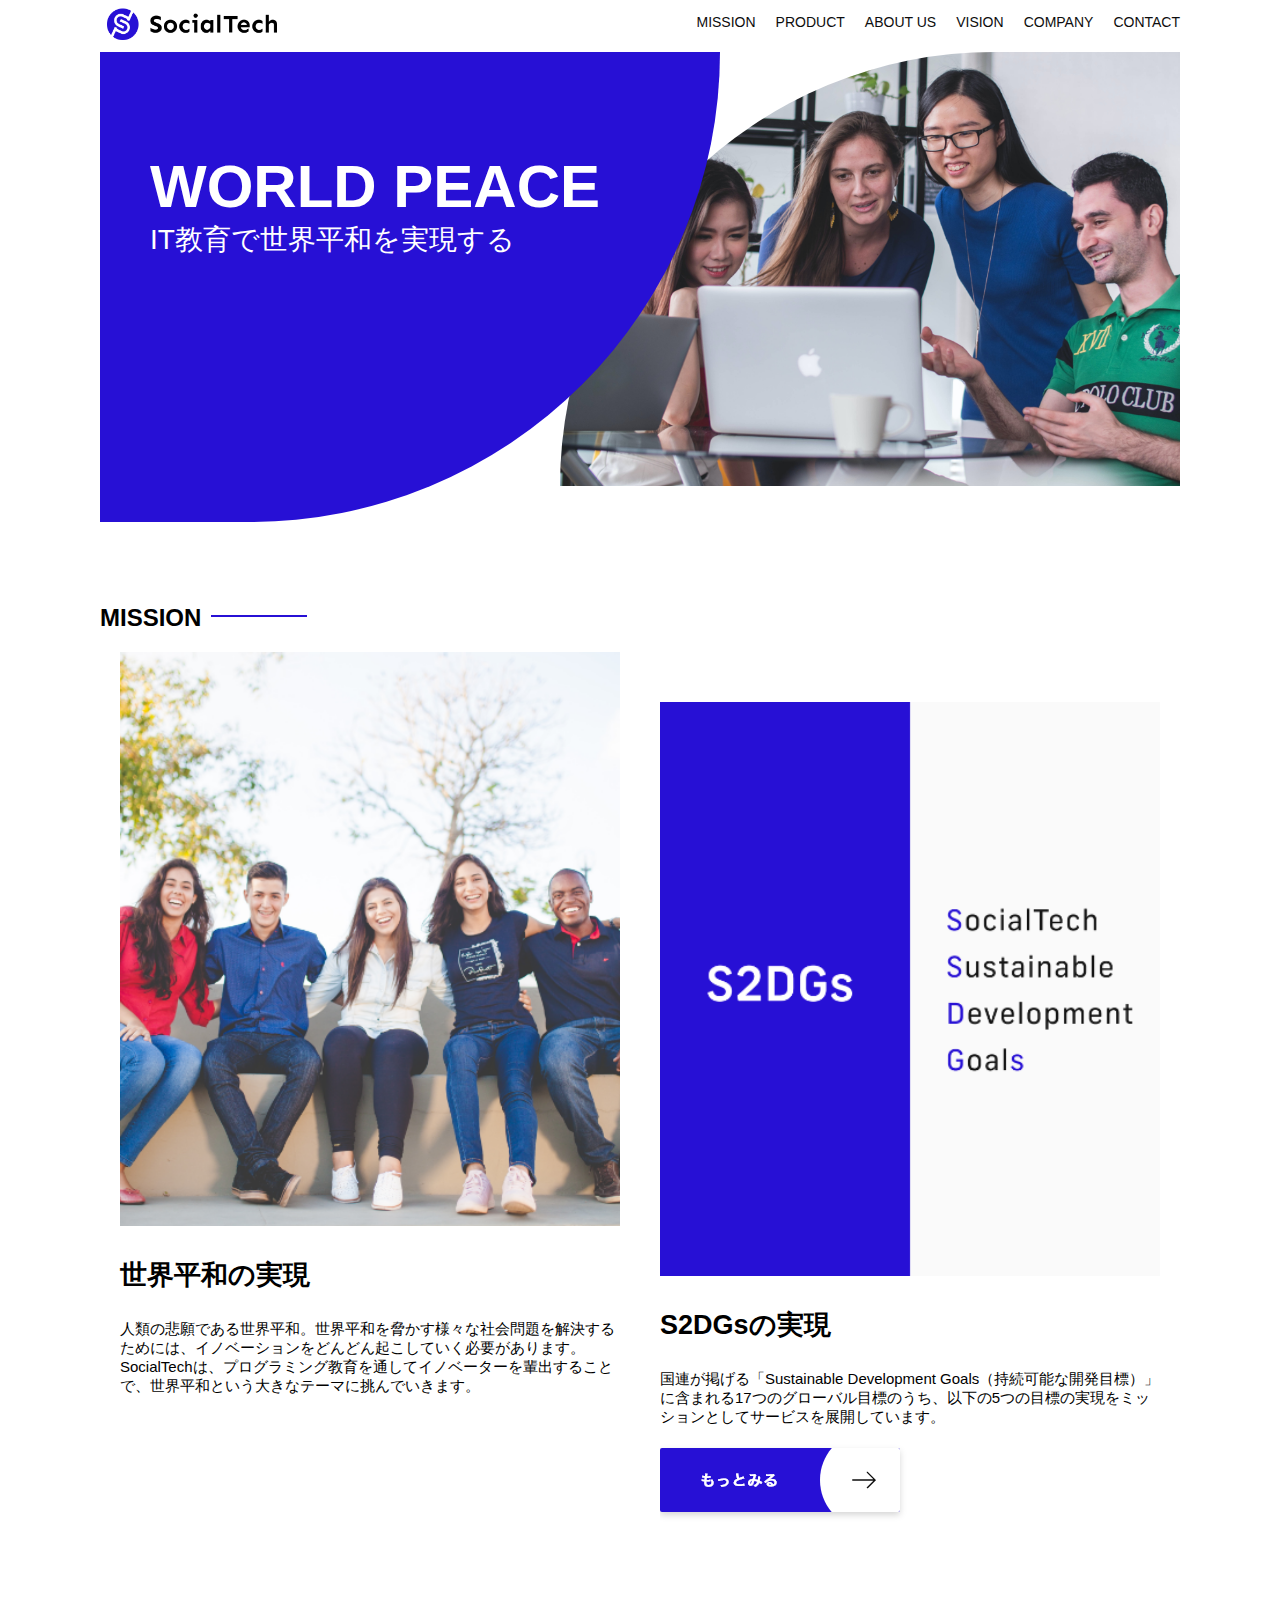
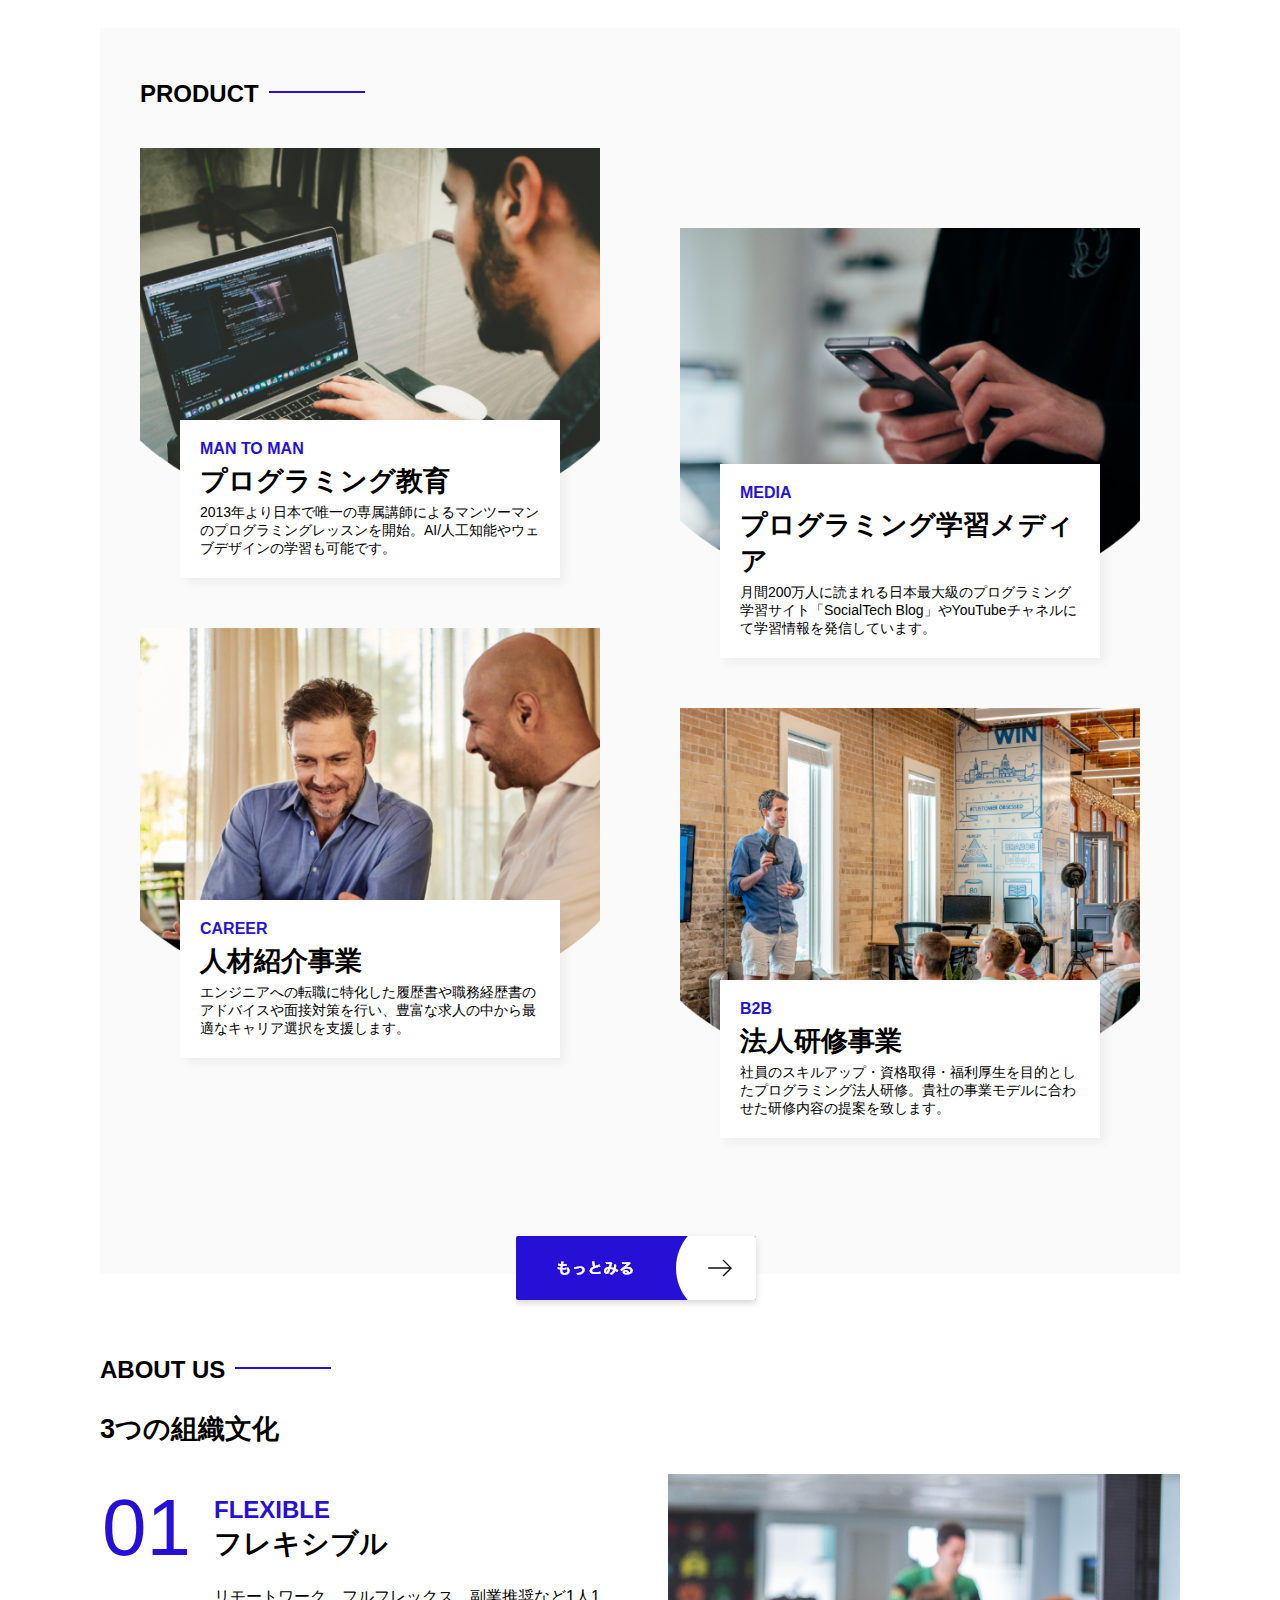
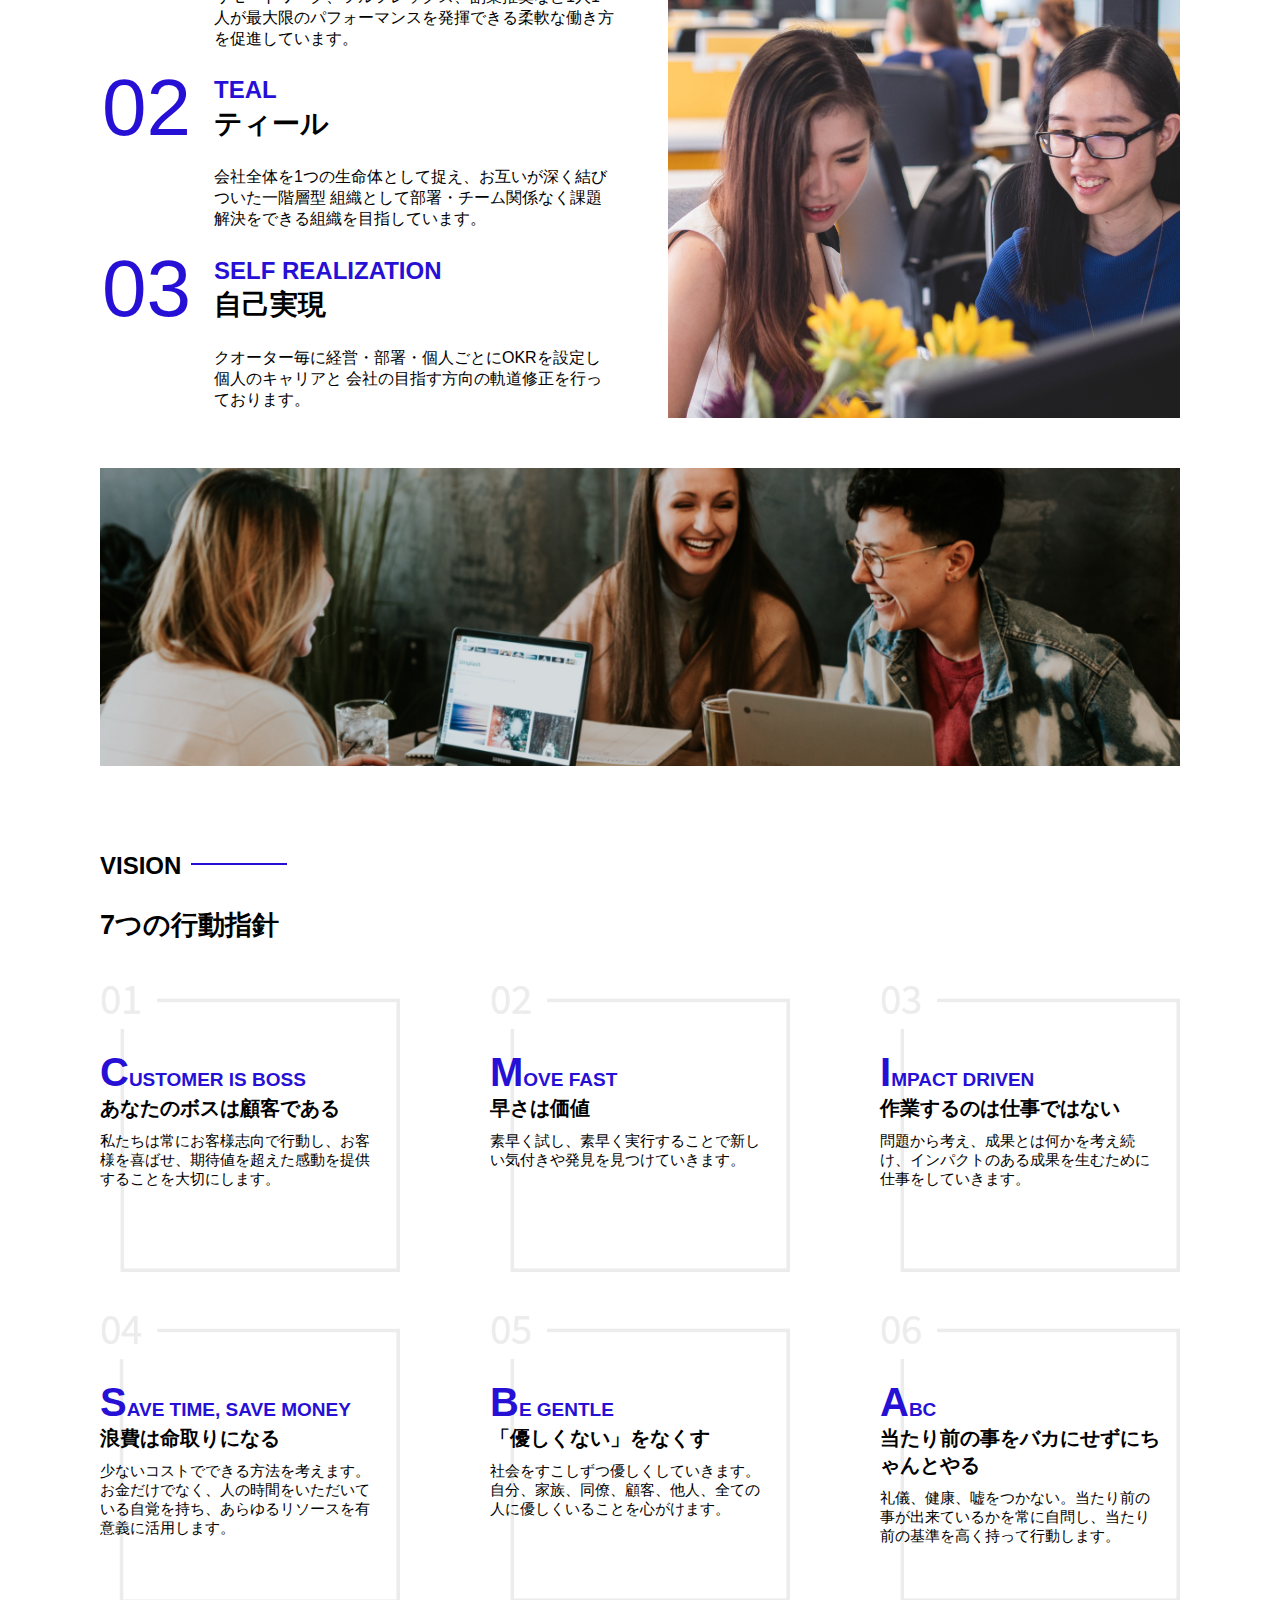
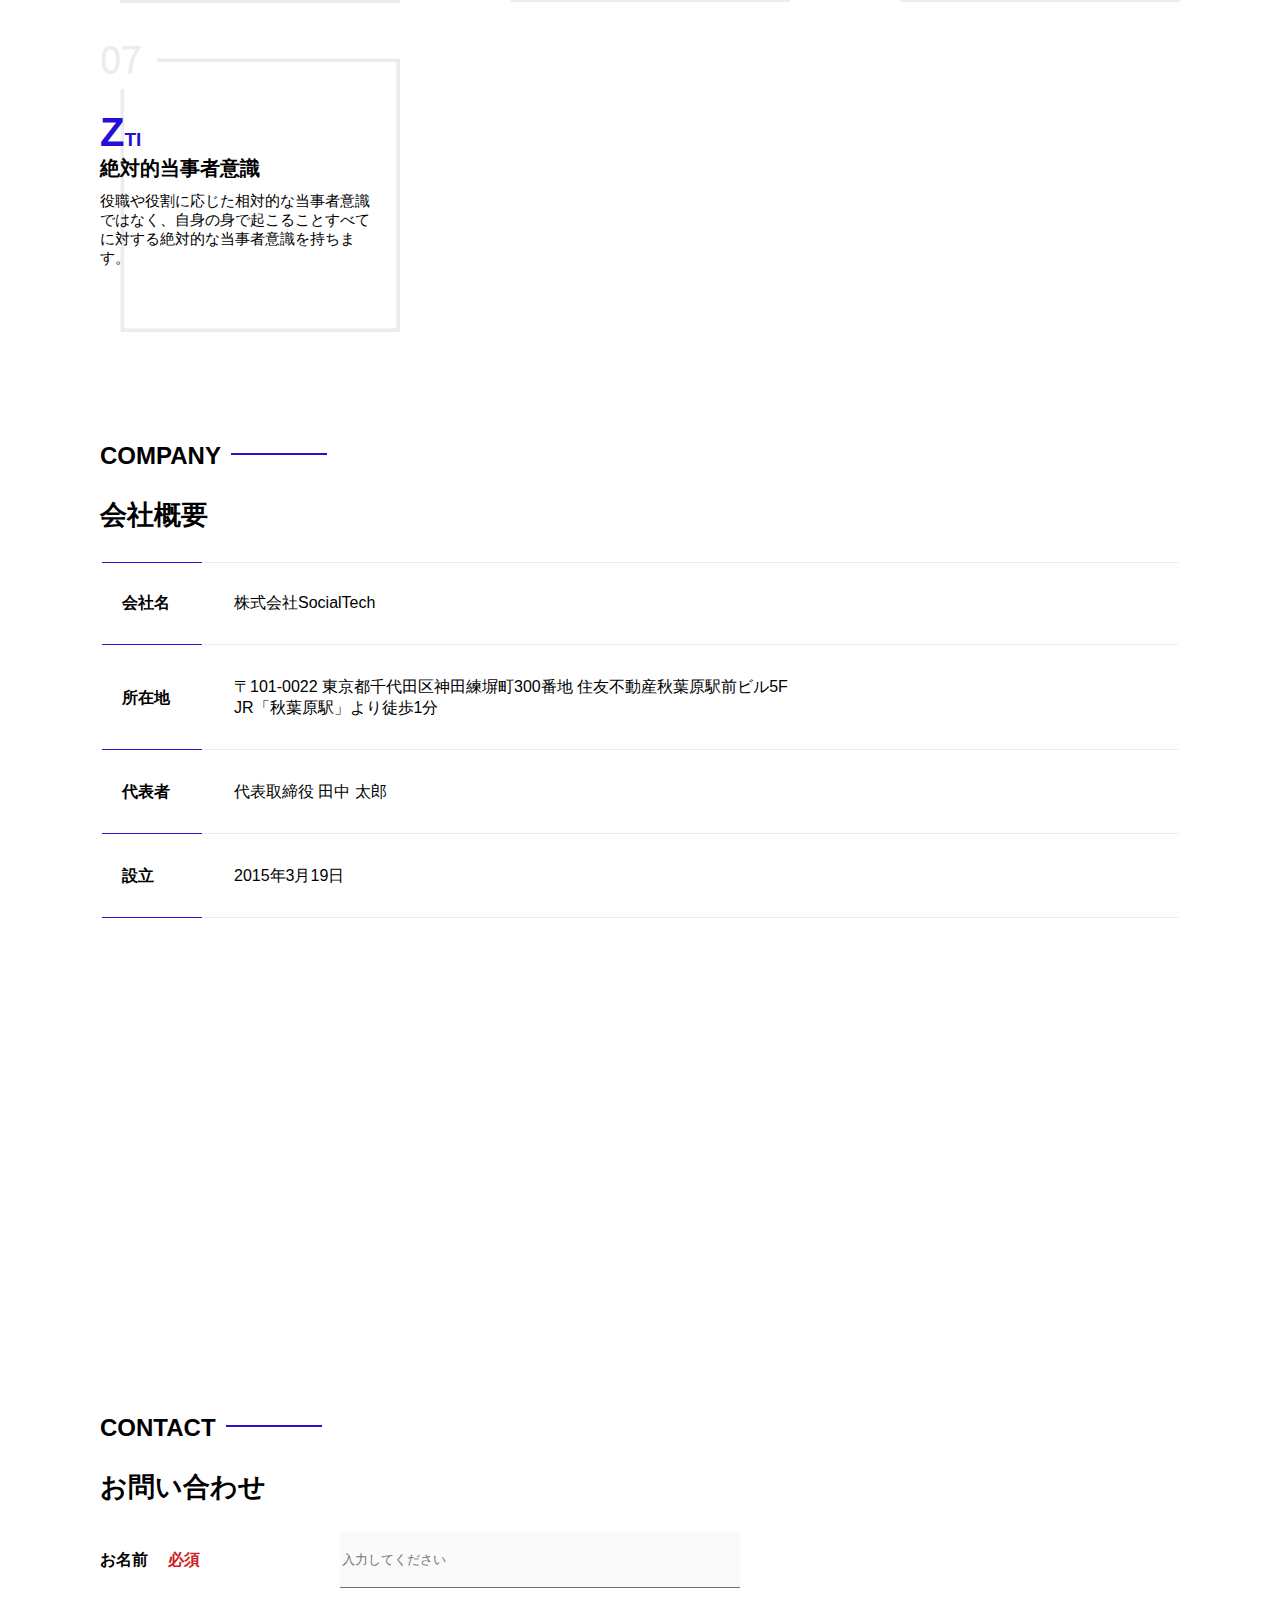
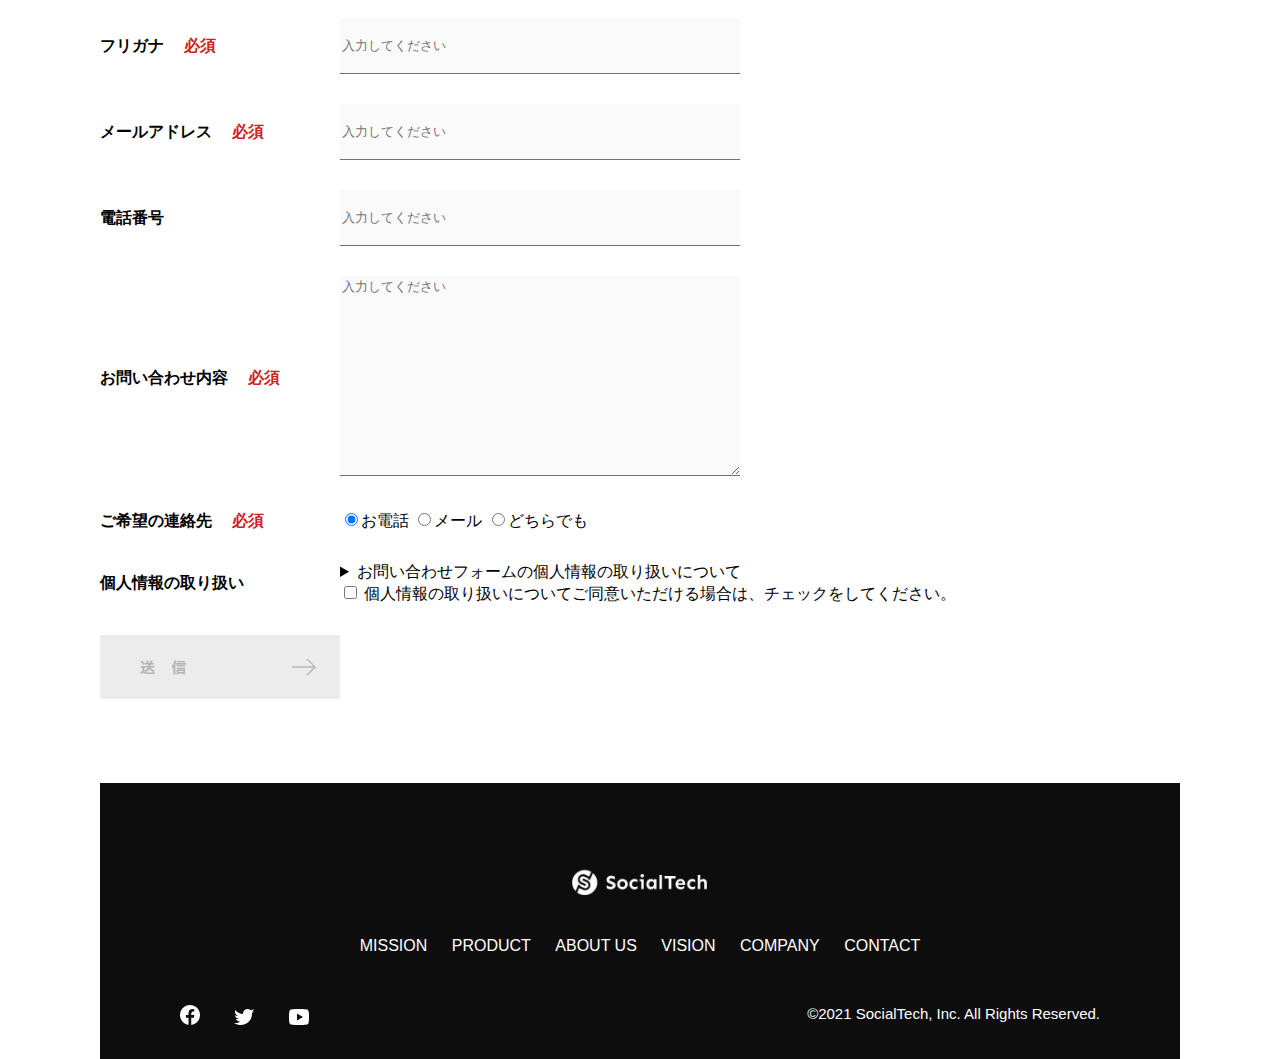
<file: index.html>
<!DOCTYPE html>
<html lang="ja">
  <head>
    <title>SocialTech</title>
    <meta charset="UTF-8">
    <meta name="description" content="SocialTechはEdTech業界のリーディングカンパニーを目指します。">
    <meta name="viewport" content="width=device-width, initial-scale=1.0">
    <meta property="og:image" content="https://kakyou4.github.io/socialtech/images/Logo.png">
    <link rel="stylesheet" href="style.css">
  </head>
  <body>
    <!-- ヘッダー -->
    <header>
      <!-- ロゴ -->
      <a href="index.html" id="logo"><img src="images/logo.png" alt="トップページに戻る"></a>

      <!-- PC用ナビゲーション -->
      <nav id="nav-pc">
        <ul>
          <li><a href="mission.html">MISSION</a></li>
          <li><a href="product.html">PRODUCT</a></li>
          <li><a href="index.html#aboutus">ABOUT US</a></li>
          <li><a href="index.html#vision">VISION</a></li>
          <li><a href="index.html#company">COMPANY</a></li>
          <li><a href="index.html#contact">CONTACT</a></li>
        </ul>
      </nav>
      <!-- スマホ用メニューボタン -->
      <button id="menu-sp" onclick="document.getElementById('nav-sp').style.display = 'block'">
        <img src="images/button-menu.png" alt="ナビゲーションを開く">
      </button>
      <!-- スマホ用ナビゲーション -->
      <div id="nav-sp">
        <button id="close" onclick="document.getElementById('nav-sp').style.display = 'none'">
          <img src="images/button-close.png" alt="ナビゲーションを閉じる">
        </button>

        <nav>
          <ul>
            <li>
              <a id="logo-sp" href="index.html" onclick="document.getElementById('nav-sp').style.display = 'none'"><img src="images/logo-sp.png" alt="トップページに戻る"></a>
            </li>
            <li><a class="menu" href="mission.html" onclick="document.getElementById('nav-sp').style.display = 'none'">MISSION</a></li>
            <li><a class="menu" href="product.html" onclick="document.getElementById('nav-sp').style.display = 'none'">PRODUCT</a></li>
            <li><a class="menu" href="index.html#aboutus" onclick="document.getElementById('nav-sp').style.display = 'none'">ABOUT US</a></li>
            <li><a class="menu" href="index.html#vision" onclick="document.getElementById('nav-sp').style.display = 'none'">VISION</a></li>
            <li><a class="menu" href="index.html#company" onclick="document.getElementById('nav-sp').style.display = 'none'">COMPANY</a></li>
            <li><a class="menu" href="index.html#contact" onclick="document.getElementById('nav-sp').style.display = 'none'">CONTACT</a></li>
          </ul>
        </nav>
        <div id="sns">
          <a href="https://www.facebook.com/sejuku2013">
            <img src="images/button-facebook.png" alt="Facebookのリンク">
          </a>
          <a href="https://twitter.com/samuraijuku">
            <img src="images/button-twitter.png" alt="Twitterのリンク">
          </a>
          <a href="https://www.youtube.com/channel/UCCFOQO5aDK0xXam4cUQXT8g">
            <img src="images/button-youtube.png" alt="YouTubeのリンク">
          </a>
        </div>
      </div>
    </header>

    <main>
      <article>
        <!-- メインビジュアル -->
        <section id="main-visual">
          <div id="main-message">
            <h1>WORLD PEACE</h1>
            <p>IT教育で世界平和を実現する</p>
          </div>
          <img src="images/index/index-main.png" alt="PCの周りに集まる多国籍の仲間たち">
        </section>
        <!-- ミッション -->
        <section id="mission">
          <h2 class="index-h2">MISSION</h2>
          <div id="mission-flex">
            <div>
              <img id="mission-photo" src="images/index/index-mission.png" alt="屋外のベンチで写真を撮影する多国籍の仲間たち">
              <h3>世界平和の実現</h3>
              <p>
                人類の悲願である世界平和。世界平和を脅かす様々な社会問題を解決するためには、イノベーションをどんどん起こしていく必要があります。SocialTechは、プログラミング教育を通してイノベーターを輩出することで、世界平和という大きなテーマに挑んでいきます。
              </p>
            </div>
            <div>
              <img id="s2dgs" src="images/index/s2dgs.png" alt="S2DGs">
              <h3>S2DGsの実現</h3>
              <p>国連が掲げる「Sustainable Development Goals（持続可能な開発目標）」に含まれる17つのグローバル目標のうち、以下の5つの目標の実現をミッションとしてサービスを展開しています。</p>
              <a href="mission.html">
                <img src="images/button-more.png" alt="もっと見る">
              </a>
            </div>
          </div>
        </section>
        <!-- プロダクト -->
        <section id="product">
          <h2 class="index-h2">PRODUCT</h2>
          <div class="product-flex">
            <div id="product-left">
              <div>
                <img class="product-photo" src="images/index/index-mantoman.png" alt="PCでコードを書く男性">
                <div class="product-explain">
                  <span>MAN TO MAN</span>
                  <h3>プログラミング教育</h3>
                  <p>2013年より日本で唯一の専属講師によるマンツーマンのプログラミングレッスンを開始。AI/人工知能やウェブデザインの学習も可能です。</p>
                </div>
              </div>
              <div>
                <img class="product-photo" src="images/index/index-career.png" alt="笑顔で話し合う2人の男性">
                <div class="product-explain">
                  <span>CAREER</span>
                  <h3>人材紹介事業</h3>
                  <p>エンジニアへの転職に特化した履歴書や職務経歴書のアドバイスや面接対策を行い、豊富な求人の中から最適なキャリア選択を支援します。</p>
                </div>
              </div>
            </div>
            <div id="product-right">
              <div>
                <img class="product-photo" src="images/index/index-media.png" alt="スマートフォンを操作する人">
                <div class="product-explain">
                  <span>MEDIA</span>
                  <h3>プログラミング学習メディア</h3>
                  <p>月間200万人に読まれる日本最大級のプログラミング学習サイト「SocialTech Blog」やYouTubeチャネルにて学習情報を発信しています。</p>
                </div>
              </div>
              <div>
                <img class="product-photo" src="images/index/index-b2b.png" alt="講演中の男性とそれを聴く人々">
                <div class="product-explain">
                  <span>B2B</span>
                  <h3>法人研修事業</h3>
                  <p>社員のスキルアップ・資格取得・福利厚生を目的としたプログラミング法人研修。貴社の事業モデルに合わせた研修内容の提案を致します。</p>
                </div>
              </div>
            </div>
          </div>
          <div id="product-more">
            <a href="product.html">
              <img src="images/button-more.png" alt="もっと見る">
            </a>
          </div>
        </section>
        <!-- ABOUT US -->
        <section id="aboutus">
          <h2 class="index-h2">ABOUT US</h2>
          <h3>3つの組織文化</h3>
          <div>
            <table class="culture-table">
              <tr>
                <td class="culture-num">01</td>
                <th><span class="culture-en">FLEXIBLE</span><br>フレキシブル</th>
              </tr>
              <tr>
                <td>
                  <!-- 空のセル -->
                </td>
                <td class="culture-description">リモートワーク、フルフレックス、副業推奨など1人1人が最大限のパフォーマンスを発揮できる柔軟な働き方を促進しています。</td>
              </tr>
              <tr>
                <td class="culture-num">02</td>
                <th><span class="culture-en">TEAL</span><br>ティール</th>
              </tr>
              <tr>
                <td>
                  <!-- 空のセル -->
                </td>
                <td class="culture-description">会社全体を1つの生命体として捉え、お互いが深く結びついた一階層型 組織として部署・チーム関係なく課題解決をできる組織を目指しています。</td>
              </tr>
              <tr>
                <td class="culture-num">03</td>
                <th><span class="culture-en">SELF REALIZATION</span><br>自己実現</th>
              </tr>
              <tr>
                <td>
                  <!-- 空のセル -->
                </td>
                <td class="culture-description">クオーター毎に経営・部署・個人ごとにOKRを設定し個人のキャリアと 会社の目指す方向の軌道修正を行っております。</td>
              </tr>
            </table>
            <img class="culture-img" src="images/index/index-aboutus1.png" alt="笑顔で話し合う2人の女性">
          </div>
          <img class="culture-img2" src="images/index/index-aboutus2.png" alt="笑顔で話し合う3人の男女">
        </section>
        <!-- VISION -->
        <section id="vision">
          <h2 class="index-h2">VISION</h2>
          <h3>7つの行動指針</h3>
          <div>
            <div class="vision-box">
              <img src="images/index/vision-01.png" alt="01">
              <div>
                <h4>CUSTOMER IS BOSS</h4>
                <h5>あなたのボスは顧客である</h5>
                <p>私たちは常にお客様志向で行動し、お客様を喜ばせ、期待値を超えた感動を提供することを大切にします。</p>
              </div>
            </div>
            <div class="vision-box">
              <img src="images/index/vision-02.png" alt="02">
              <div>
                <h4>MOVE FAST</h4>
                <h5>早さは価値</h5>
                <p>素早く試し、素早く実行することで新しい気付きや発見を見つけていきます。</p>
              </div>
            </div>
            <div class="vision-box">
              <img src="images/index/vision-03.png" alt="03">
              <div>
                <h4>IMPACT DRIVEN</h4>
                <h5>作業するのは仕事ではない</h5>
                <p>問題から考え、成果とは何かを考え続け、インパクトのある成果を生むために仕事をしていきます。</p>
              </div>
            </div>
            <div class="vision-box">
              <img src="images/index/vision-04.png" alt="04">
              <div>
                <h4>SAVE TIME, SAVE MONEY</h4>
                <h5>浪費は命取りになる</h5>
                <p>少ないコストでできる方法を考えます。お金だけでなく、人の時間をいただいている自覚を持ち、あらゆるリソースを有意義に活用します。</p>
              </div>
            </div>
            <div class="vision-box">
              <img src="images/index/vision-05.png" alt="05">
              <div>
                <h4>BE GENTLE</h4>
                <h5>「優しくない」をなくす</h5>
                <p>社会をすこしずつ優しくしていきます。自分、家族、同僚、顧客、他人、全ての人に優しくいることを心がけます。</p>
              </div>
            </div>
            <div class="vision-box">
              <img src="images/index/vision-06.png" alt="06">
              <div>
                <h4>ABC</h4>
                <h5>当たり前の事をバカにせずにちゃんとやる</h5>
                <p>礼儀、健康、嘘をつかない。当たり前の事が出来ているかを常に自問し、当たり前の基準を高く持って行動します。</p>
              </div>
            </div>
            <div class="vision-box">
              <img src="images/index/vision-07.png" alt="07">
              <div>
                <h4>ZTI</h4>
                <h5>絶対的当事者意識</h5>
                <p>役職や役割に応じた相対的な当事者意識ではなく、自身の身で起こることすべてに対する絶対的な当事者意識を持ちます。</p>
              </div>
            </div>
          </div>
        </section>
        <!-- COMPANY -->
        <section id="company">
          <h2 class="index-h2">COMPANY</h2>
          <h3>会社概要</h3>
          <table id="company-table">
            <tr>
              <th class="tableheader tableheader-first">会社名</th>
              <td class="cell cell-first">株式会社SocialTech</td>
            </tr>
            <tr>
              <th class="tableheader">所在地</th>
              <td class="cell">〒101-0022 東京都千代田区神田練塀町300番地 住友不動産秋葉原駅前ビル5F<br>JR「秋葉原駅」より徒歩1分</td>
            </tr>
            <tr>
              <th class="tableheader">代表者</th>
              <td class="cell">代表取締役 田中 太郎</td>
            </tr>
            <tr>
              <th class="tableheader">設立</th>
              <td class="cell">2015年3月19日</td>
            </tr>
          </table>
          <iframe src="https://www.google.com/maps/embed?pb=!1m18!1m12!1m3!1d3240.0688551336793!2d139.77207767642935!3d35.699923172581265!2m3!1f0!2f0!3f0!3m2!1i1024!2i768!4f13.1!3m3!1m2!1s0x60188fee13660e23%3A0x77137876edf742ac!2z5L2P5Y-L5LiN5YuV55Sj56eL6JGJ5Y6f6aeF5YmN44OT44Or!5e0!3m2!1sja!2sjp!4v1729263769648!5m2!1sja!2sjp" style="border:0;" allowfullscreen="" loading="lazy" referrerpolicy="no-referrer-when-downgrade"></iframe>
        </section>
        <!-- お問い合わせフォーム -->
        <section id="contact">
          <h2 class="index-h2">CONTACT</h2>
          <h3>お問い合わせ</h3>
          <form>
            <div>
              <div class="contact-heading">
                <label class="contact-label">お名前<span class="contact-span">必須</span></label>
              </div>
              <div>
                <input type="text" name="name" placeholder="入力してください" class="contact-textbox">
              </div>
            </div>
            <div>
              <div class="contact-heading">
                <label class="contact-label">フリガナ<span class="contact-span">必須</span></label>
              </div>
              <div>
                <input type="text" name="hurigana" placeholder="入力してください" class="contact-textbox">
              </div>
            </div>
            <div>
              <div class="contact-heading">
                <label class="contact-label">メールアドレス<span class="contact-span">必須</span></label>
              </div>
              <div>
                <input type="text" name="email" placeholder="入力してください" class="contact-textbox">
              </div>
            </div>
            <div>
              <div class="contact-heading">
                <label class="contact-label">電話番号</label>
              </div>
              <div>
                <input type="tel" name="tel" placeholder="入力してください" class="contact-textbox">
              </div>
            </div>
            <div>
              <div class="contact-heading">
                <label class="contact-label">お問い合わせ内容<span class="contact-span">必須</span></label>
              </div>
              <div>
                <textarea class="contact-textarea" placeholder="入力してください" name="message"></textarea>
              </div>
            </div>
            <div>
              <div class="contact-heading">
                <label class="contact-label">ご希望の連絡先<span class="contact-span">必須</span></label>
              </div>
              <div>
                <input class="radiobutton" type="radio" value="tel" name="contact" checked><label>お電話</label>
                <input class="radiobutton" type="radio" value="mail" name="contact"><label>メール</label>
                <input class="radiobutton" type="radio" value="both" name="contact"><label>どちらでも</label>
              </div>
            </div>
            <div>
              <div class="contact-heading">
                <label class="contact-label">個人情報の取り扱い</label>
              </div>
              <div>
                <details>
                  <summary>お問い合わせフォームの個人情報の取り扱いについて</summary>
                  <div>
                    <dl>
                      <dt>１．組織の名称又は氏名</dt>
                      <dd>株式会社SocialTech</dd>
                      <dt>２．個人情報保護管理者（若しくはその代理人）の氏名又は職名、所属及び連絡先</dt>
                      <dd>
                        <p>鈴木 一郎 コーポレート部</p>
                        <p>メールアドレス：samurai@example.com</p>
                        <p>TEL：03-1234-5678</p>
                      </dd>
                      <dt>３．個人情報の利用目的</dt>
                      <dd>
                        <ul>
                          <li>本サービス及び本サービスに関連する情報の提供又はそれらに関する連絡のため</li>
                          <li>ユーザーの本人確認のため</li>
                          <li>当社サービスのご案内のため</li>
                          <li>当社の商品等の広告または宣伝（電子メールによるものを含むものとします。）</li>
                        </ul>
                      </dd>
                      <dt>４．個人情報の取り扱い業務の委託</dt>
                      <dd>個人情報の取扱業務の全部または一部を外部に業務委託する場合があります。その際、弊社は、個人情報を適切に保護できる管理体制を敷き実行していることを条件として委託先を厳選したうえで、機密保持契約を委託先と締結し、お客様の個人情報を厳密に管理させます。</dd>
                      <dt>５．個人情報の開示等の請求</dt>
                      <dd>
                        お客様は、弊社に対してご自身の個人情報の開示等（利用目的の通知、開示、内容の訂正・追加・削除、利用の停止または消去、第三者への提供の停止）に関して、当社問合わせ窓口に申し出ることができます。<br>
                        その際、弊社はお客様ご本人を確認させていただいたうえで、合理的な期間内に対応いたします。<br>
                        なお、個人情報に関する弊社問合わせ先は、次の通りです。
                      </dd>
                      <dd>
                        <p>株式会社SocialTech　個人情報問合せ窓口</p>
                        <p>〒150-0043　東京都千代田区神田練塀町300番地 住友不動産秋葉原駅前ビル5F</p>
                        <p>メールアドレス：samurai@example.com　TEL：03-1234-5678</p>
                      </dd>

                      <dt>６．個人情報を提供されることの任意性について</dt>
                      <dd>お客様がご自身の個人情報を弊社に提供されるか否かは、お客様のご判断によりますが、もしご提供されない場合には、適切なサービスが提供できない場合がありますので予めご了承ください。</dd>
                    </dl>
                  </div>
                </details>
                <input type="checkbox" name="agree">
                <span>個人情報の取り扱いについてご同意いただける場合は、チェックをしてください。</span>
              </div>
            </div>
            <input type="image" src="images/button-submit.png" alt="送信する">
          </form>
        </section>
      </article>
    </main>

    <footer>
      <div id="footer-logo">
        <img src="images/logo-sp.png" alt="SocialTech">
      </div>
      <div id="footer-link">
        <a href="mission.html">MISSION</a>
        <a href="product.html">PRODUCT</a>
        <a href="index.html#aboutus">ABOUT US</a>
        <a href="index.html#vision">VISION</a>
        <a href="index.html#company">COMPANY</a>
        <a href="index.html#contact">CONTACT</a>
      </div>
      <div id="sns-footer">
        <div class="sns-btns">
          <a href="https://www.facebook.com/sejuku2013"><img src="images/button-facebook.png" alt="Facebookのリンク"></a>
          <a href="https://twitter.com/samuraijuku"><img src="images/button-twitter.png" alt="Twitterのリンク"></a>
          <a href="https://www.youtube.com/channel/UCCFOQO5aDK0xXam4cUQXT8g"><img src="images/button-youtube.png" alt="YouTubeのリンク"></a>
        </div>
        <p id="copyright">&copy;2021 SocialTech, Inc. All Rights Reserved.</p>
      </div>
    </footer>
  </body>
</html>
</file>
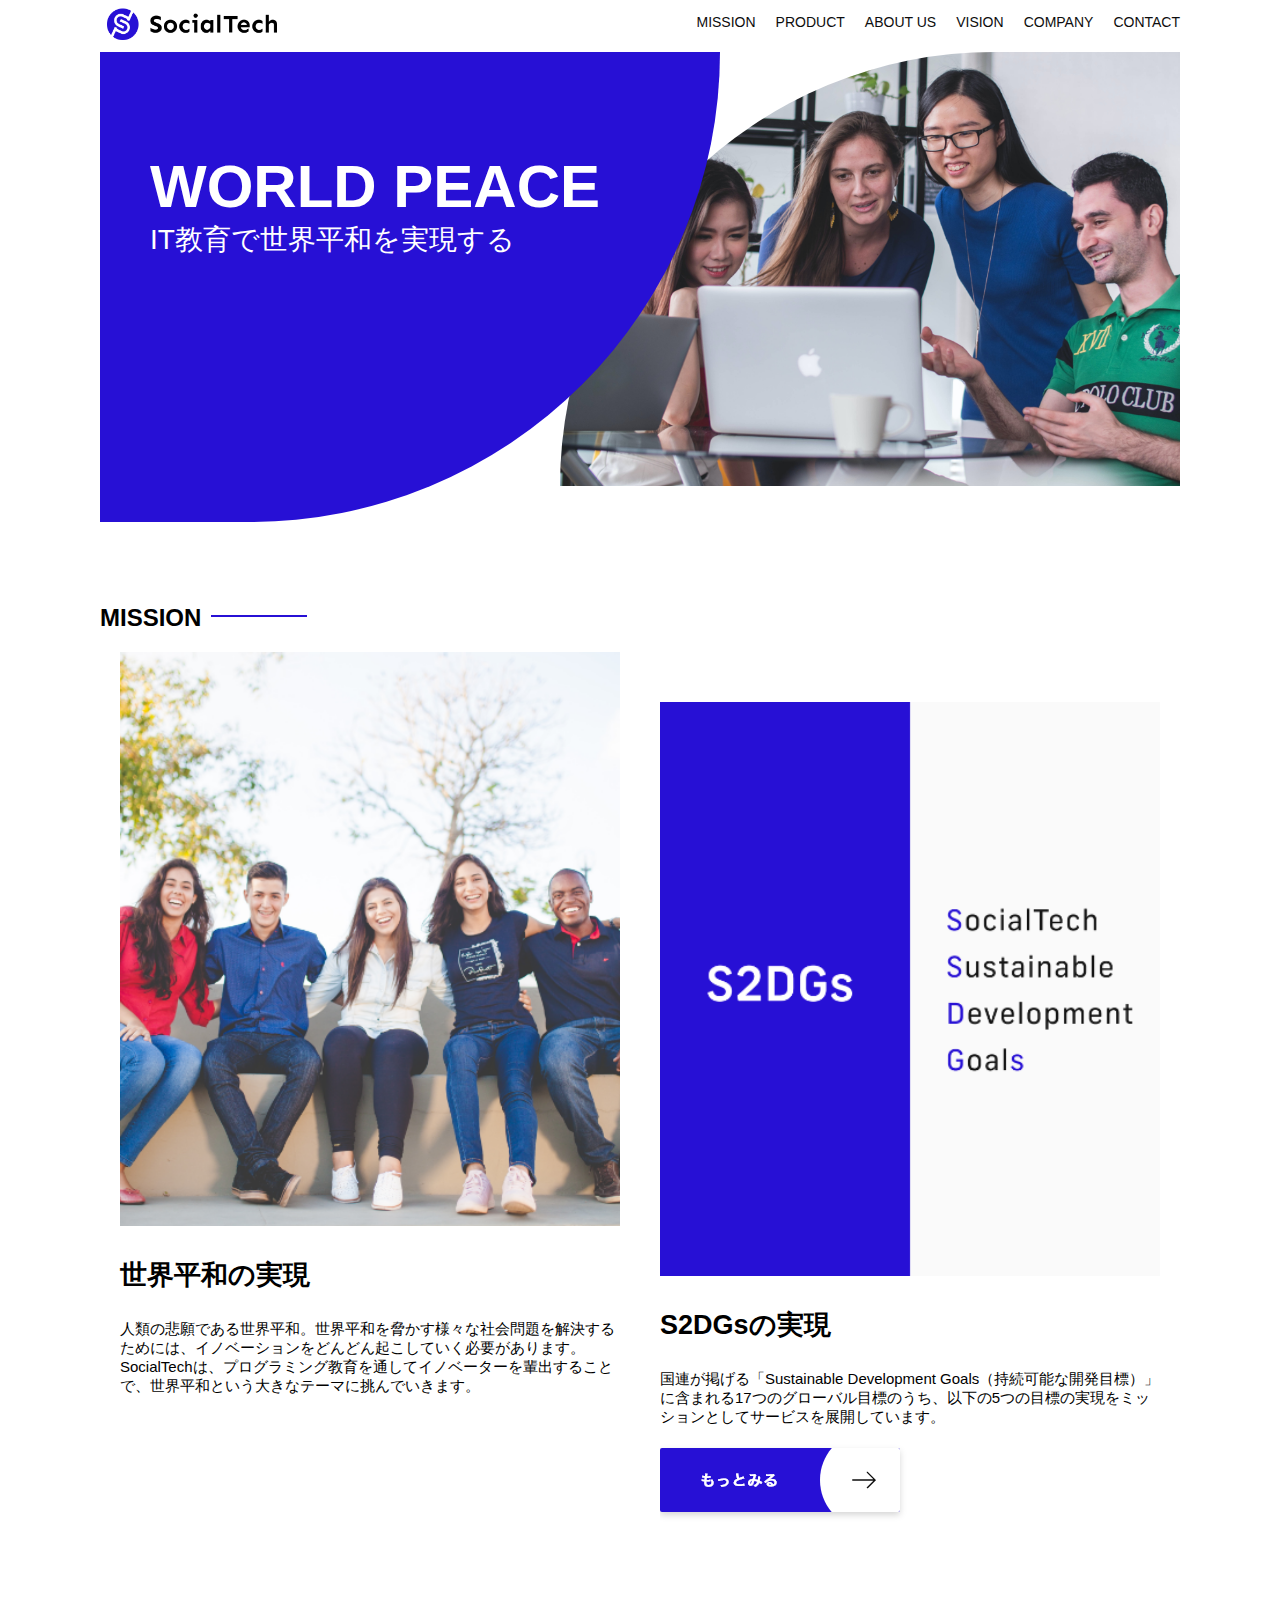
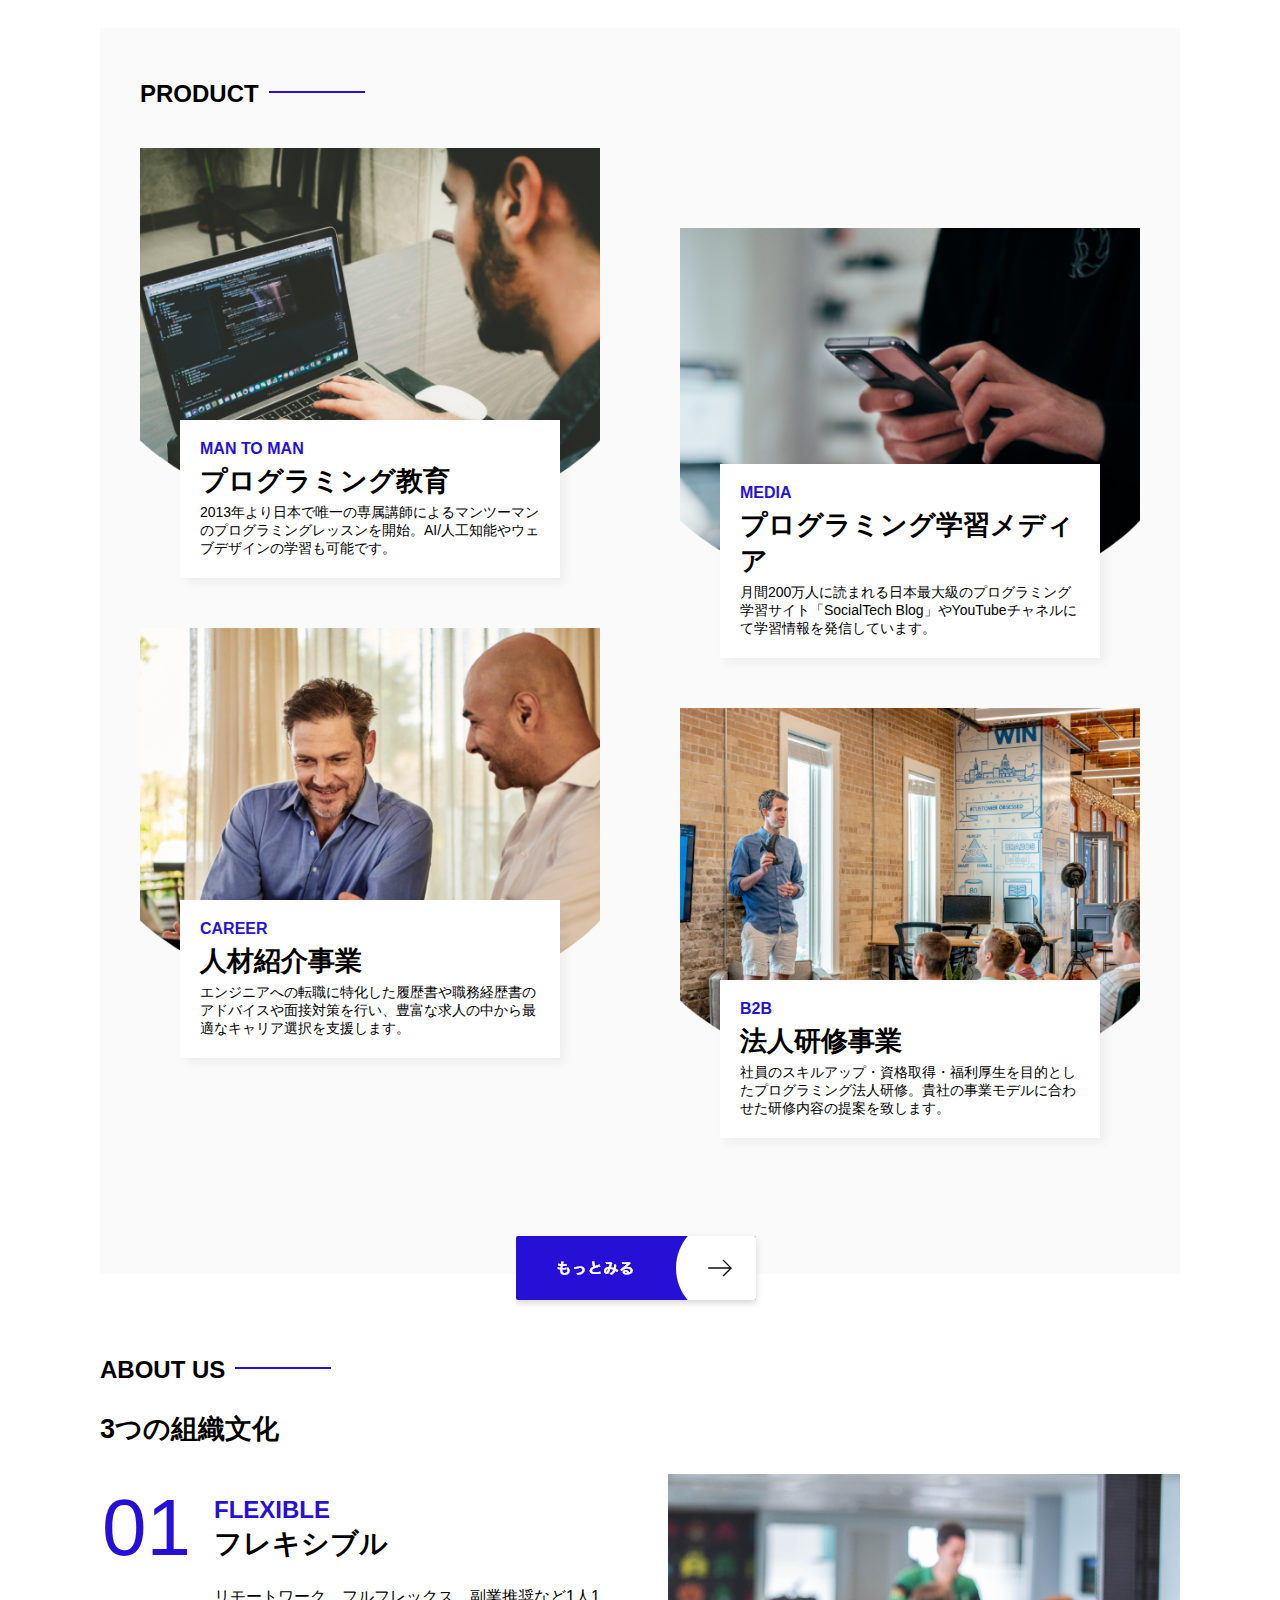
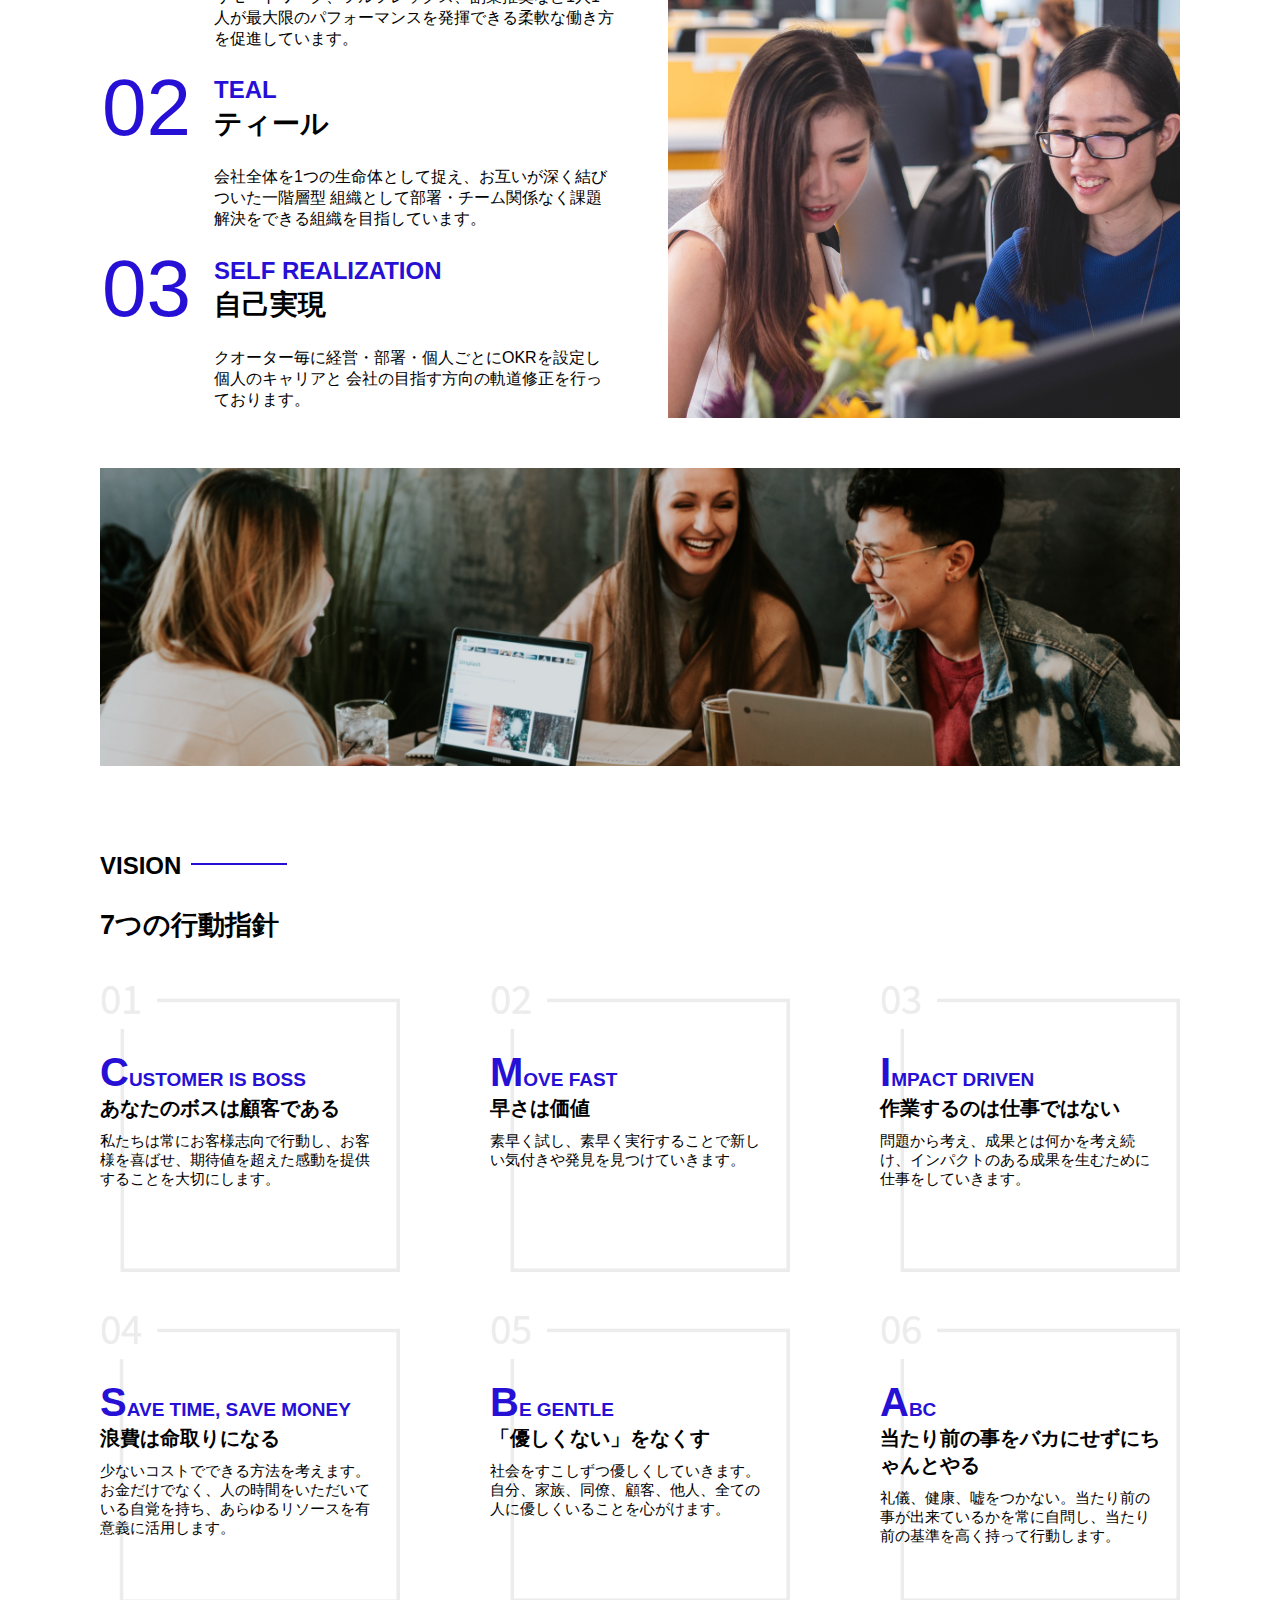
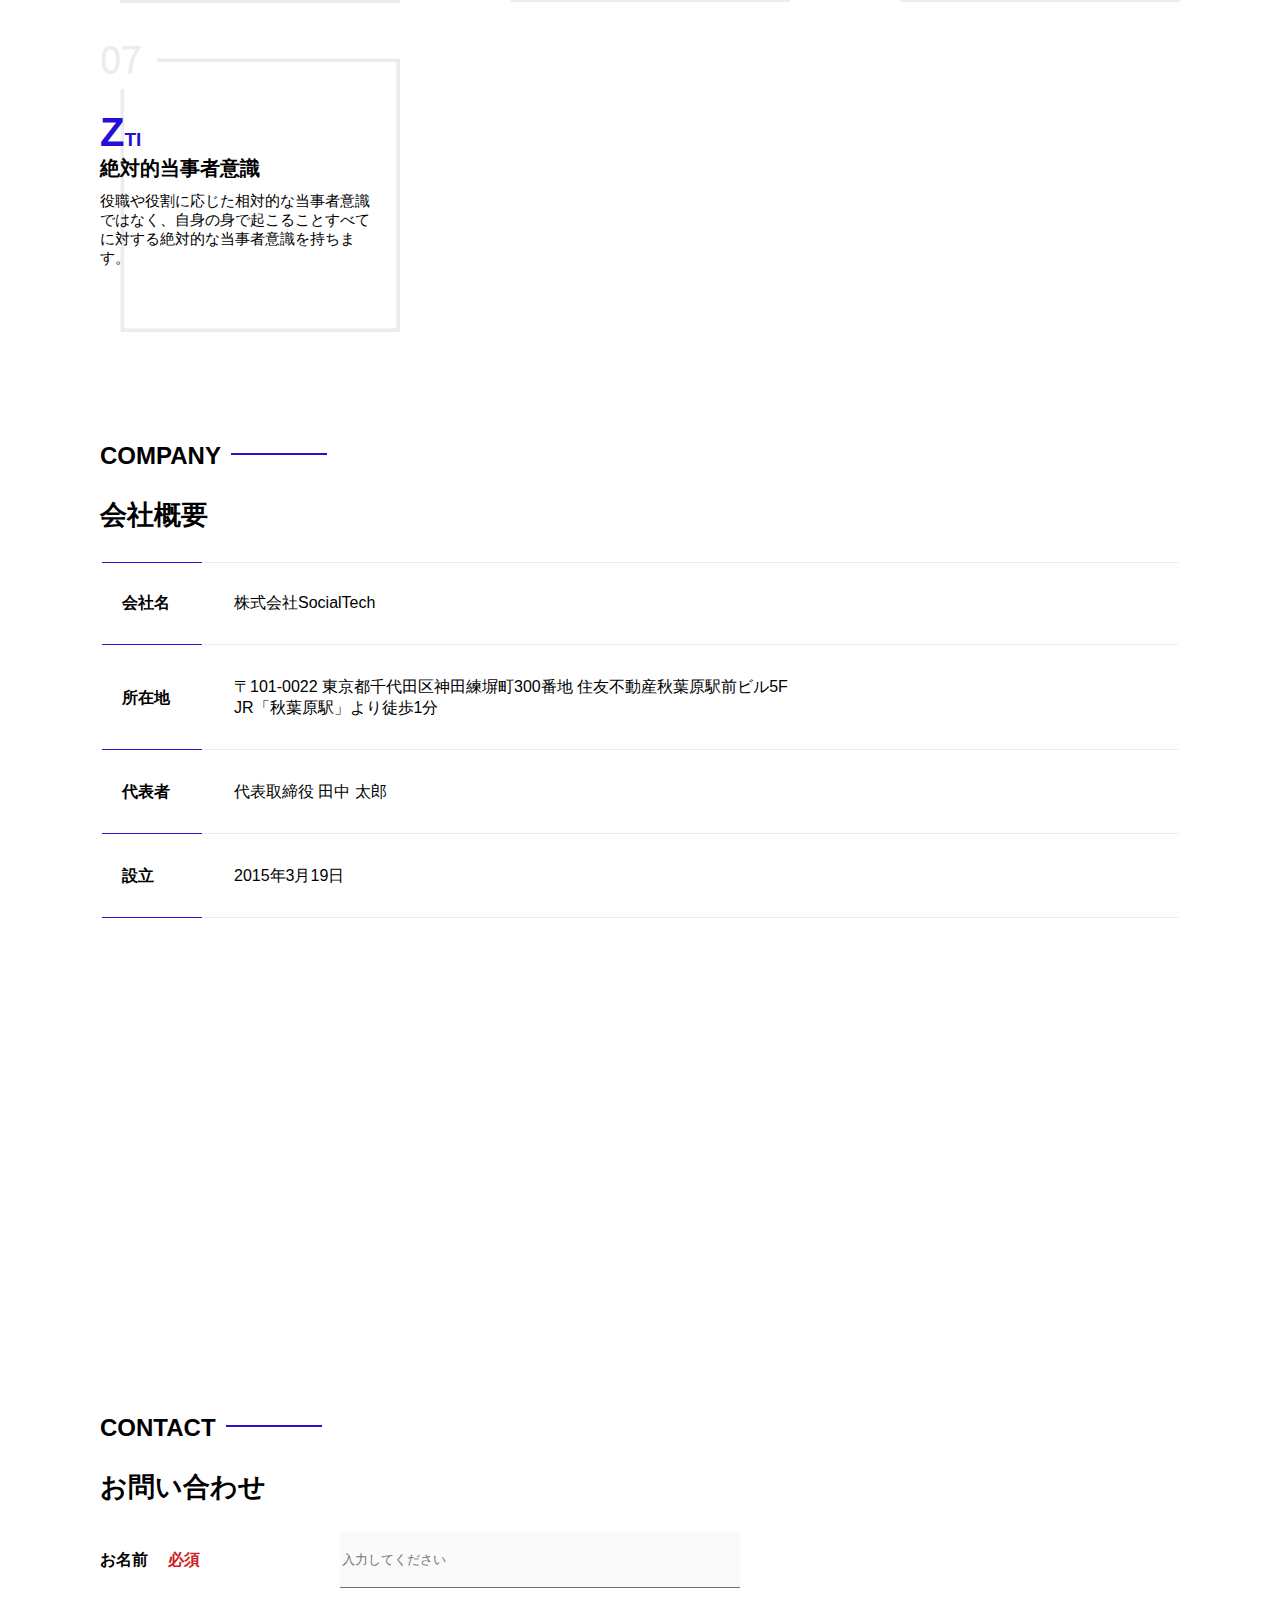
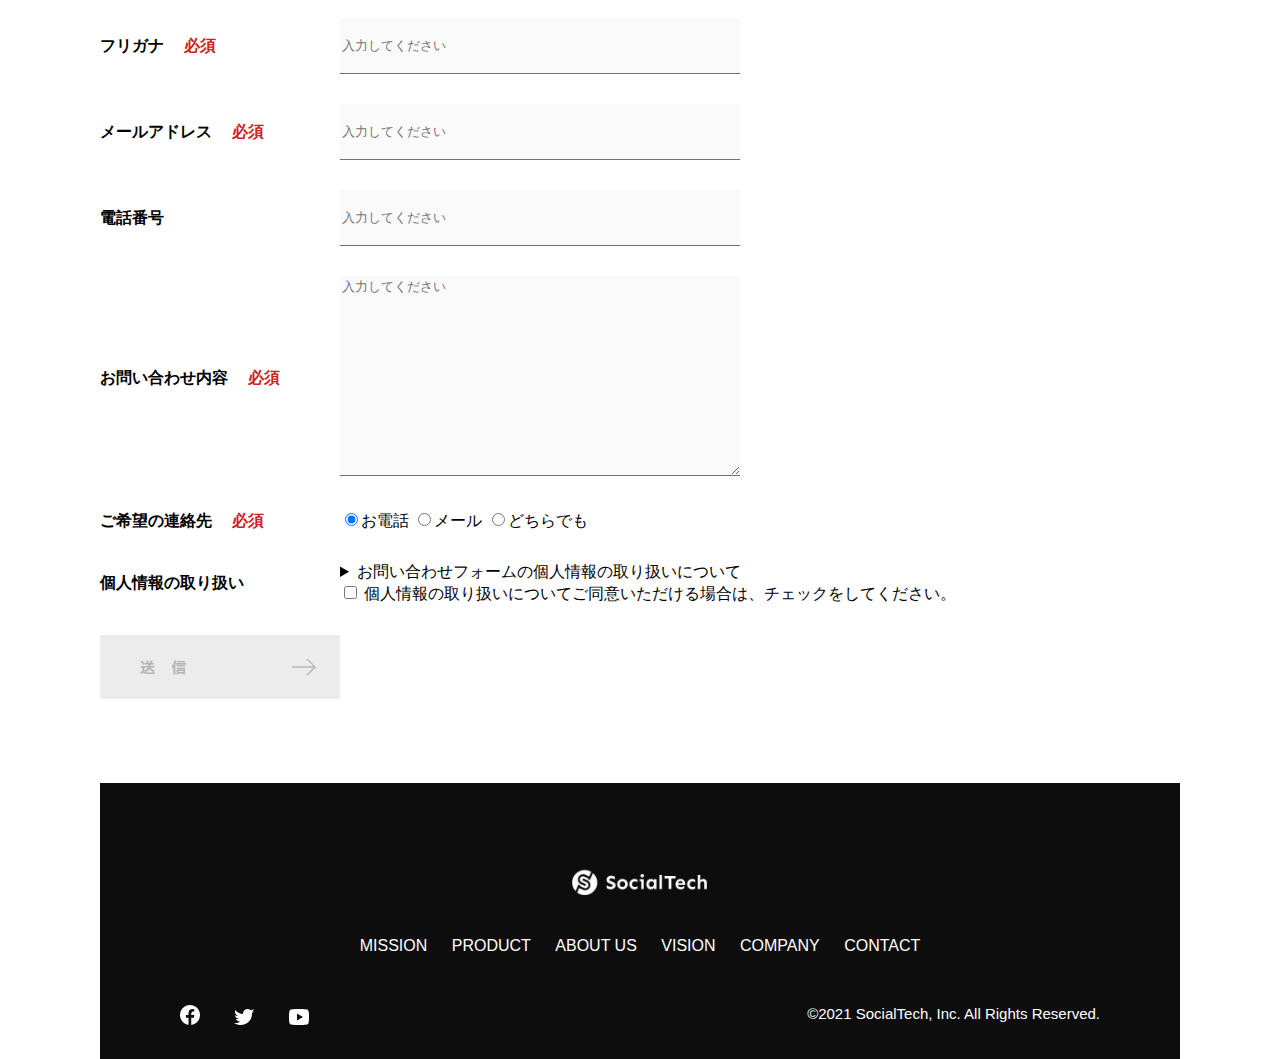
<file: kadai_tutorial_output/index.html>
<!DOCTYPE html>
<html lang="ja">
  <head>
    <title>SocialTech</title>
    <meta charset="UTF-8">
    <meta name="description" content="SocialTechはEdTech業界のリーディングカンパニーを目指します。">
    <meta name="viewport" content="width=device-width, initial-scale=1.0">
    <link rel="stylesheet" href="style.css">
  </head>
  <body>
    <!-- ヘッダー -->
    <header>
      <!-- ロゴ -->
      <a href="index.html" id="logo"><img src="images/logo.png" alt="トップページに戻る"></a>

      <!-- PC用ナビゲーション -->
      <nav id="nav-pc">
        <ul>
          <li><a href="mission.html">MISSION</a></li>
          <li><a href="product.html">PRODUCT</a></li>
          <li><a href="index.html#aboutus">ABOUT US</a></li>
          <li><a href="index.html#vision">VISION</a></li>
          <li><a href="index.html#company">COMPANY</a></li>
          <li><a href="index.html#contact">CONTACT</a></li>
        </ul>
      </nav>
      <!-- スマホ用メニューボタン -->
      <button id="menu-sp" onclick="document.getElementById('nav-sp').style.display = 'block'">
        <img src="images/button-menu.png" alt="ナビゲーションを開く">
      </button>
      <!-- スマホ用ナビゲーション -->
      <div id="nav-sp">
        <button id="close" onclick="document.getElementById('nav-sp').style.display = 'none'">
          <img src="images/button-close.png" alt="ナビゲーションを閉じる">
        </button>

        <nav>
          <ul>
            <li>
              <a id="logo-sp" href="index.html" onclick="document.getElementById('nav-sp').style.display = 'none'"><img src="images/logo-sp.png" alt="トップページに戻る"></a>
            </li>
            <li><a class="menu" href="mission.html" onclick="document.getElementById('nav-sp').style.display = 'none'">MISSION</a></li>
            <li><a class="menu" href="product.html" onclick="document.getElementById('nav-sp').style.display = 'none'">PRODUCT</a></li>
            <li><a class="menu" href="index.html#aboutus" onclick="document.getElementById('nav-sp').style.display = 'none'">ABOUT US</a></li>
            <li><a class="menu" href="index.html#vision" onclick="document.getElementById('nav-sp').style.display = 'none'">VISION</a></li>
            <li><a class="menu" href="index.html#company" onclick="document.getElementById('nav-sp').style.display = 'none'">COMPANY</a></li>
            <li><a class="menu" href="index.html#contact" onclick="document.getElementById('nav-sp').style.display = 'none'">CONTACT</a></li>
          </ul>
        </nav>
        <div id="sns">
          <a href="https://www.facebook.com/sejuku2013">
            <img src="images/button-facebook.png" alt="Facebookのリンク">
          </a>
          <a href="https://twitter.com/samuraijuku">
            <img src="images/button-twitter.png" alt="Twitterのリンク">
          </a>
          <a href="https://www.youtube.com/channel/UCCFOQO5aDK0xXam4cUQXT8g">
            <img src="images/button-youtube.png" alt="YouTubeのリンク">
          </a>
        </div>
      </div>
    </header>

    <main>
      <article>
        <!-- メインビジュアル -->
        <section id="main-visual">
          <div id="main-message">
            <h1>WORLD PEACE</h1>
            <p>IT教育で世界平和を実現する</p>
          </div>
          <img src="images/index/index-main.png" alt="PCの周りに集まる多国籍の仲間たち">
        </section>
        <!-- ミッション -->
        <section id="mission">
          <h2 class="index-h2">MISSION</h2>
          <div id="mission-flex">
            <div>
              <img id="mission-photo" src="images/index/index-mission.png" alt="屋外のベンチで写真を撮影する多国籍の仲間たち">
              <h3>世界平和の実現</h3>
              <p>
                人類の悲願である世界平和。世界平和を脅かす様々な社会問題を解決するためには、イノベーションをどんどん起こしていく必要があります。SocialTechは、プログラミング教育を通してイノベーターを輩出することで、世界平和という大きなテーマに挑んでいきます。
              </p>
            </div>
            <div>
              <img id="s2dgs" src="images/index/s2dgs.png" alt="S2DGs">
              <h3>S2DGsの実現</h3>
              <p>国連が掲げる「Sustainable Development Goals（持続可能な開発目標）」に含まれる17つのグローバル目標のうち、以下の5つの目標の実現をミッションとしてサービスを展開しています。</p>
              <a href="mission.html">
                <img src="images/button-more.png" alt="もっと見る">
              </a>
            </div>
          </div>
        </section>
        <!-- プロダクト -->
        <section id="product">
          <h2 class="index-h2">PRODUCT</h2>
          <div class="product-flex">
            <div id="product-left">
              <div>
                <img class="product-photo" src="images/index/index-mantoman.png" alt="PCでコードを書く男性">
                <div class="product-explain">
                  <span>MAN TO MAN</span>
                  <h3>プログラミング教育</h3>
                  <p>2013年より日本で唯一の専属講師によるマンツーマンのプログラミングレッスンを開始。AI/人工知能やウェブデザインの学習も可能です。</p>
                </div>
              </div>
              <div>
                <img class="product-photo" src="images/index/index-career.png" alt="笑顔で話し合う2人の男性">
                <div class="product-explain">
                  <span>CAREER</span>
                  <h3>人材紹介事業</h3>
                  <p>エンジニアへの転職に特化した履歴書や職務経歴書のアドバイスや面接対策を行い、豊富な求人の中から最適なキャリア選択を支援します。</p>
                </div>
              </div>
            </div>
            <div id="product-right">
              <div>
                <img class="product-photo" src="images/index/index-media.png" alt="スマートフォンを操作する人">
                <div class="product-explain">
                  <span>MEDIA</span>
                  <h3>プログラミング学習メディア</h3>
                  <p>月間200万人に読まれる日本最大級のプログラミング学習サイト「SocialTech Blog」やYouTubeチャネルにて学習情報を発信しています。</p>
                </div>
              </div>
              <div>
                <img class="product-photo" src="images/index/index-b2b.png" alt="講演中の男性とそれを聴く人々">
                <div class="product-explain">
                  <span>B2B</span>
                  <h3>法人研修事業</h3>
                  <p>社員のスキルアップ・資格取得・福利厚生を目的としたプログラミング法人研修。貴社の事業モデルに合わせた研修内容の提案を致します。</p>
                </div>
              </div>
            </div>
          </div>
          <div id="product-more">
            <a href="product.html">
              <img src="images/button-more.png" alt="もっと見る">
            </a>
          </div>
        </section>
        <!-- ABOUT US -->
        <section id="aboutus">
          <h2 class="index-h2">ABOUT US</h2>
          <h3>3つの組織文化</h3>
          <div>
            <table class="culture-table">
              <tr>
                <td class="culture-num">01</td>
                <th><span class="culture-en">FLEXIBLE</span><br>フレキシブル</th>
              </tr>
              <tr>
                <td>
                  <!-- 空のセル -->
                </td>
                <td class="culture-description">リモートワーク、フルフレックス、副業推奨など1人1人が最大限のパフォーマンスを発揮できる柔軟な働き方を促進しています。</td>
              </tr>
              <tr>
                <td class="culture-num">02</td>
                <th><span class="culture-en">TEAL</span><br>ティール</th>
              </tr>
              <tr>
                <td>
                  <!-- 空のセル -->
                </td>
                <td class="culture-description">会社全体を1つの生命体として捉え、お互いが深く結びついた一階層型 組織として部署・チーム関係なく課題解決をできる組織を目指しています。</td>
              </tr>
              <tr>
                <td class="culture-num">03</td>
                <th><span class="culture-en">SELF REALIZATION</span><br>自己実現</th>
              </tr>
              <tr>
                <td>
                  <!-- 空のセル -->
                </td>
                <td class="culture-description">クオーター毎に経営・部署・個人ごとにOKRを設定し個人のキャリアと 会社の目指す方向の軌道修正を行っております。</td>
              </tr>
            </table>
            <img class="culture-img" src="images/index/index-aboutus1.png" alt="笑顔で話し合う2人の女性">
          </div>
          <img class="culture-img2" src="images/index/index-aboutus2.png" alt="笑顔で話し合う3人の男女">
        </section>
        <!-- VISION -->
        <section id="vision">
          <h2 class="index-h2">VISION</h2>
          <h3>7つの行動指針</h3>
          <div>
            <div class="vision-box">
              <img src="images/index/vision-01.png" alt="01">
              <div>
                <h4>CUSTOMER IS BOSS</h4>
                <h5>あなたのボスは顧客である</h5>
                <p>私たちは常にお客様志向で行動し、お客様を喜ばせ、期待値を超えた感動を提供することを大切にします。</p>
              </div>
            </div>
            <div class="vision-box">
              <img src="images/index/vision-02.png" alt="02">
              <div>
                <h4>MOVE FAST</h4>
                <h5>早さは価値</h5>
                <p>素早く試し、素早く実行することで新しい気付きや発見を見つけていきます。</p>
              </div>
            </div>
            <div class="vision-box">
              <img src="images/index/vision-03.png" alt="03">
              <div>
                <h4>IMPACT DRIVEN</h4>
                <h5>作業するのは仕事ではない</h5>
                <p>問題から考え、成果とは何かを考え続け、インパクトのある成果を生むために仕事をしていきます。</p>
              </div>
            </div>
            <div class="vision-box">
              <img src="images/index/vision-04.png" alt="04">
              <div>
                <h4>SAVE TIME, SAVE MONEY</h4>
                <h5>浪費は命取りになる</h5>
                <p>少ないコストでできる方法を考えます。お金だけでなく、人の時間をいただいている自覚を持ち、あらゆるリソースを有意義に活用します。</p>
              </div>
            </div>
            <div class="vision-box">
              <img src="images/index/vision-05.png" alt="05">
              <div>
                <h4>BE GENTLE</h4>
                <h5>「優しくない」をなくす</h5>
                <p>社会をすこしずつ優しくしていきます。自分、家族、同僚、顧客、他人、全ての人に優しくいることを心がけます。</p>
              </div>
            </div>
            <div class="vision-box">
              <img src="images/index/vision-06.png" alt="06">
              <div>
                <h4>ABC</h4>
                <h5>当たり前の事をバカにせずにちゃんとやる</h5>
                <p>礼儀、健康、嘘をつかない。当たり前の事が出来ているかを常に自問し、当たり前の基準を高く持って行動します。</p>
              </div>
            </div>
            <div class="vision-box">
              <img src="images/index/vision-07.png" alt="07">
              <div>
                <h4>ZTI</h4>
                <h5>絶対的当事者意識</h5>
                <p>役職や役割に応じた相対的な当事者意識ではなく、自身の身で起こることすべてに対する絶対的な当事者意識を持ちます。</p>
              </div>
            </div>
          </div>
        </section>
        <!-- COMPANY -->
        <section id="company">
          <h2 class="index-h2">COMPANY</h2>
          <h3>会社概要</h3>
          <table id="company-table">
            <tr>
              <th class="tableheader tableheader-first">会社名</th>
              <td class="cell cell-first">株式会社SocialTech</td>
            </tr>
            <tr>
              <th class="tableheader">所在地</th>
              <td class="cell">〒101-0022 東京都千代田区神田練塀町300番地 住友不動産秋葉原駅前ビル5F<br>JR「秋葉原駅」より徒歩1分</td>
            </tr>
            <tr>
              <th class="tableheader">代表者</th>
              <td class="cell">代表取締役 田中 太郎</td>
            </tr>
            <tr>
              <th class="tableheader">設立</th>
              <td class="cell">2015年3月19日</td>
            </tr>
          </table>
          <iframe src="https://www.google.com/maps/embed?pb=!1m18!1m12!1m3!1d3240.0688551336793!2d139.77207767642935!3d35.699923172581265!2m3!1f0!2f0!3f0!3m2!1i1024!2i768!4f13.1!3m3!1m2!1s0x60188fee13660e23%3A0x77137876edf742ac!2z5L2P5Y-L5LiN5YuV55Sj56eL6JGJ5Y6f6aeF5YmN44OT44Or!5e0!3m2!1sja!2sjp!4v1729263769648!5m2!1sja!2sjp" style="border:0;" allowfullscreen="" loading="lazy" referrerpolicy="no-referrer-when-downgrade"></iframe>
        </section>
        <!-- お問い合わせフォーム -->
        <section id="contact">
          <h2 class="index-h2">CONTACT</h2>
          <h3>お問い合わせ</h3>
          <form>
            <div>
              <div class="contact-heading">
                <label class="contact-label">お名前<span class="contact-span">必須</span></label>
              </div>
              <div>
                <input type="text" name="name" placeholder="入力してください" class="contact-textbox">
              </div>
            </div>
            <div>
              <div class="contact-heading">
                <label class="contact-label">フリガナ<span class="contact-span">必須</span></label>
              </div>
              <div>
                <input type="text" name="hurigana" placeholder="入力してください" class="contact-textbox">
              </div>
            </div>
            <div>
              <div class="contact-heading">
                <label class="contact-label">メールアドレス<span class="contact-span">必須</span></label>
              </div>
              <div>
                <input type="text" name="email" placeholder="入力してください" class="contact-textbox">
              </div>
            </div>
            <div>
              <div class="contact-heading">
                <label class="contact-label">電話番号</label>
              </div>
              <div>
                <input type="tel" name="tel" placeholder="入力してください" class="contact-textbox">
              </div>
            </div>
            <div>
              <div class="contact-heading">
                <label class="contact-label">お問い合わせ内容<span class="contact-span">必須</span></label>
              </div>
              <div>
                <textarea class="contact-textarea" placeholder="入力してください" name="message"></textarea>
              </div>
            </div>
            <div>
              <div class="contact-heading">
                <label class="contact-label">ご希望の連絡先<span class="contact-span">必須</span></label>
              </div>
              <div>
                <input class="radiobutton" type="radio" value="tel" name="contact" checked><label>お電話</label>
                <input class="radiobutton" type="radio" value="mail" name="contact"><label>メール</label>
                <input class="radiobutton" type="radio" value="both" name="contact"><label>どちらでも</label>
              </div>
            </div>
            <div>
              <div class="contact-heading">
                <label class="contact-label">個人情報の取り扱い</label>
              </div>
              <div>
                <details>
                  <summary>お問い合わせフォームの個人情報の取り扱いについて</summary>
                  <div>
                    <dl>
                      <dt>１．組織の名称又は氏名</dt>
                      <dd>株式会社SocialTech</dd>
                      <dt>２．個人情報保護管理者（若しくはその代理人）の氏名又は職名、所属及び連絡先</dt>
                      <dd>
                        <p>鈴木 一郎 コーポレート部</p>
                        <p>メールアドレス：samurai@example.com</p>
                        <p>TEL：03-1234-5678</p>
                      </dd>
                      <dt>３．個人情報の利用目的</dt>
                      <dd>
                        <ul>
                          <li>本サービス及び本サービスに関連する情報の提供又はそれらに関する連絡のため</li>
                          <li>ユーザーの本人確認のため</li>
                          <li>当社サービスのご案内のため</li>
                          <li>当社の商品等の広告または宣伝（電子メールによるものを含むものとします。）</li>
                        </ul>
                      </dd>
                      <dt>４．個人情報の取り扱い業務の委託</dt>
                      <dd>個人情報の取扱業務の全部または一部を外部に業務委託する場合があります。その際、弊社は、個人情報を適切に保護できる管理体制を敷き実行していることを条件として委託先を厳選したうえで、機密保持契約を委託先と締結し、お客様の個人情報を厳密に管理させます。</dd>
                      <dt>５．個人情報の開示等の請求</dt>
                      <dd>
                        お客様は、弊社に対してご自身の個人情報の開示等（利用目的の通知、開示、内容の訂正・追加・削除、利用の停止または消去、第三者への提供の停止）に関して、当社問合わせ窓口に申し出ることができます。<br>
                        その際、弊社はお客様ご本人を確認させていただいたうえで、合理的な期間内に対応いたします。<br>
                        なお、個人情報に関する弊社問合わせ先は、次の通りです。
                      </dd>
                      <dd>
                        <p>株式会社SocialTech　個人情報問合せ窓口</p>
                        <p>〒150-0043　東京都千代田区神田練塀町300番地 住友不動産秋葉原駅前ビル5F</p>
                        <p>メールアドレス：samurai@example.com　TEL：03-1234-5678</p>
                      </dd>

                      <dt>６．個人情報を提供されることの任意性について</dt>
                      <dd>お客様がご自身の個人情報を弊社に提供されるか否かは、お客様のご判断によりますが、もしご提供されない場合には、適切なサービスが提供できない場合がありますので予めご了承ください。</dd>
                    </dl>
                  </div>
                </details>
                <input type="checkbox" name="agree">
                <span>個人情報の取り扱いについてご同意いただける場合は、チェックをしてください。</span>
              </div>
            </div>
            <input type="image" src="images/button-submit.png" alt="送信する">
          </form>
        </section>
      </article>
    </main>

    <footer>
      <div id="footer-logo">
        <img src="images/logo-sp.png" alt="SocialTech">
      </div>
      <div id="footer-link">
        <a href="mission.html">MISSION</a>
        <a href="product.html">PRODUCT</a>
        <a href="index.html#aboutus">ABOUT US</a>
        <a href="index.html#vision">VISION</a>
        <a href="index.html#company">COMPANY</a>
        <a href="index.html#contact">CONTACT</a>
      </div>
      <div id="sns-footer">
        <div class="sns-btns">
          <a href="https://www.facebook.com/sejuku2013"><img src="images/button-facebook.png" alt="Facebookのリンク"></a>
          <a href="https://twitter.com/samuraijuku"><img src="images/button-twitter.png" alt="Twitterのリンク"></a>
          <a href="https://www.youtube.com/channel/UCCFOQO5aDK0xXam4cUQXT8g"><img src="images/button-youtube.png" alt="YouTubeのリンク"></a>
        </div>
        <p id="copyright">&copy;2021 SocialTech, Inc. All Rights Reserved.</p>
      </div>
    </footer>
  </body>
</html>
</file>
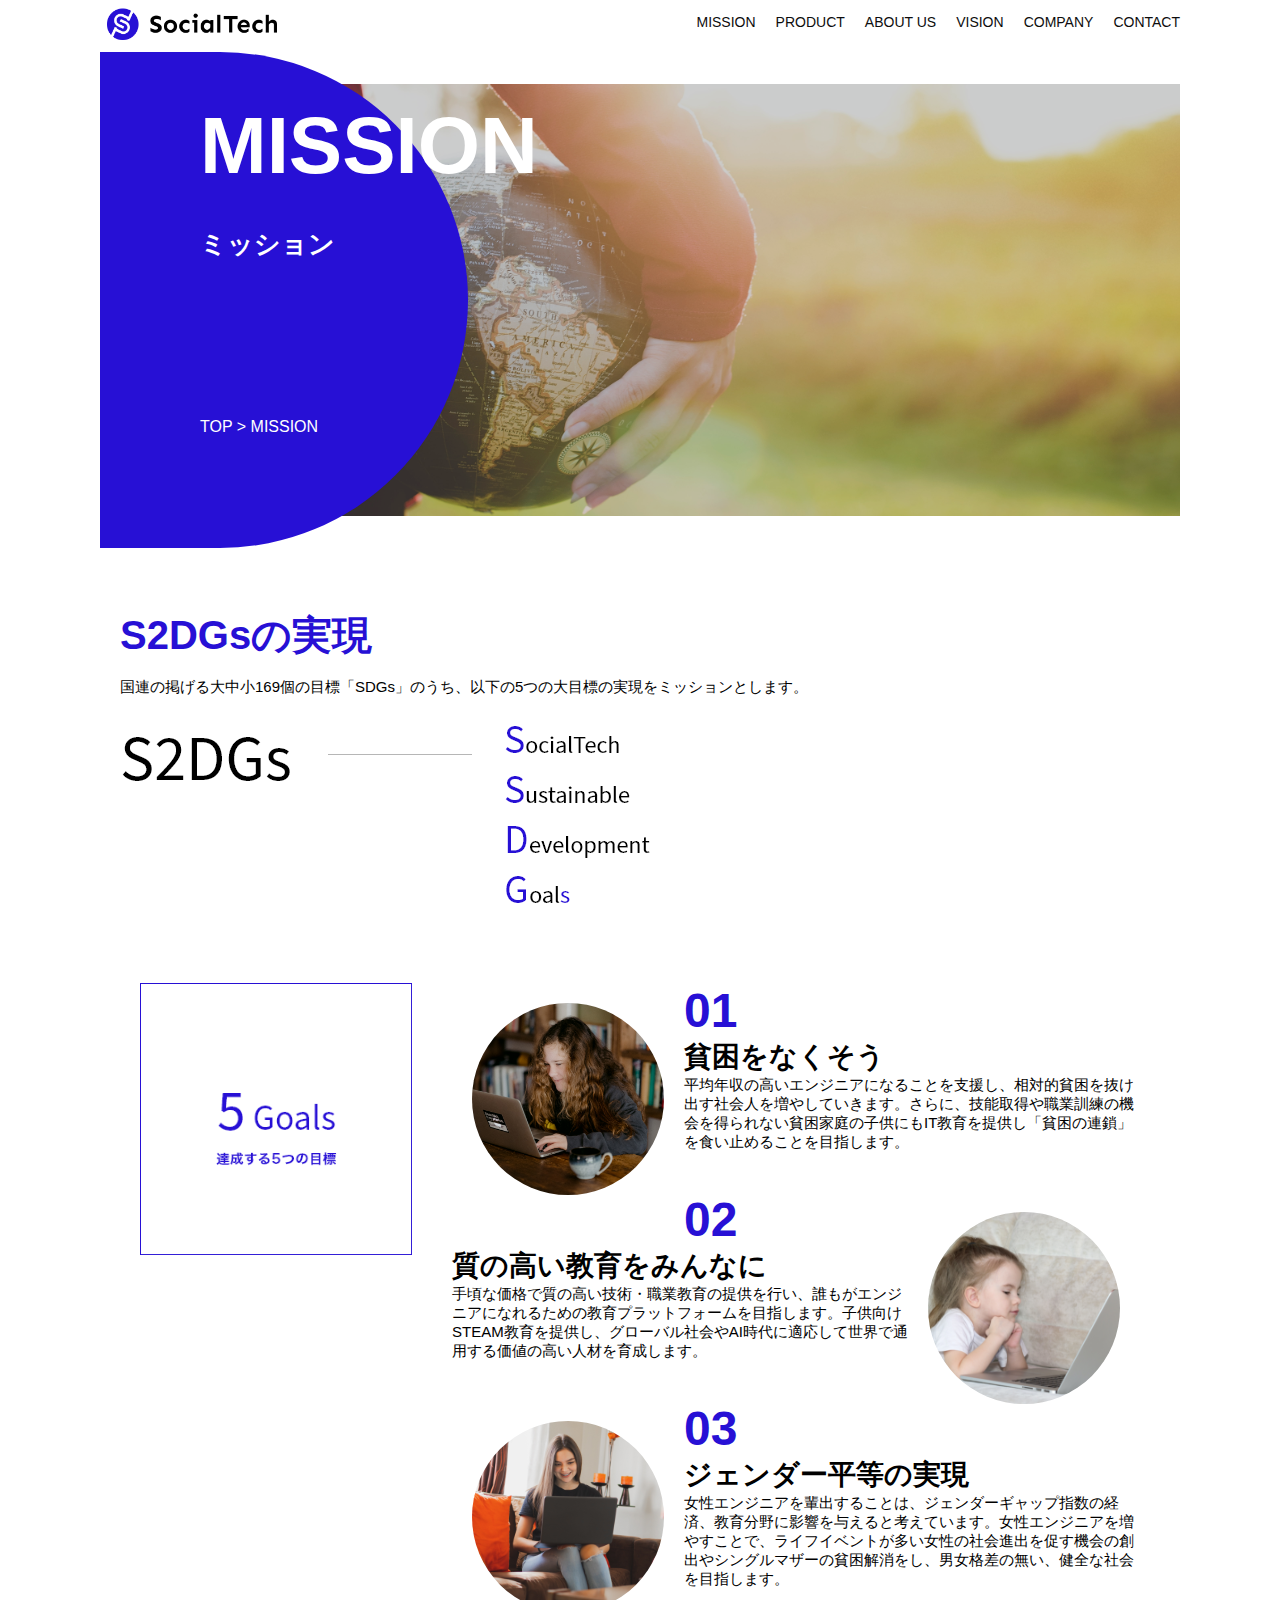
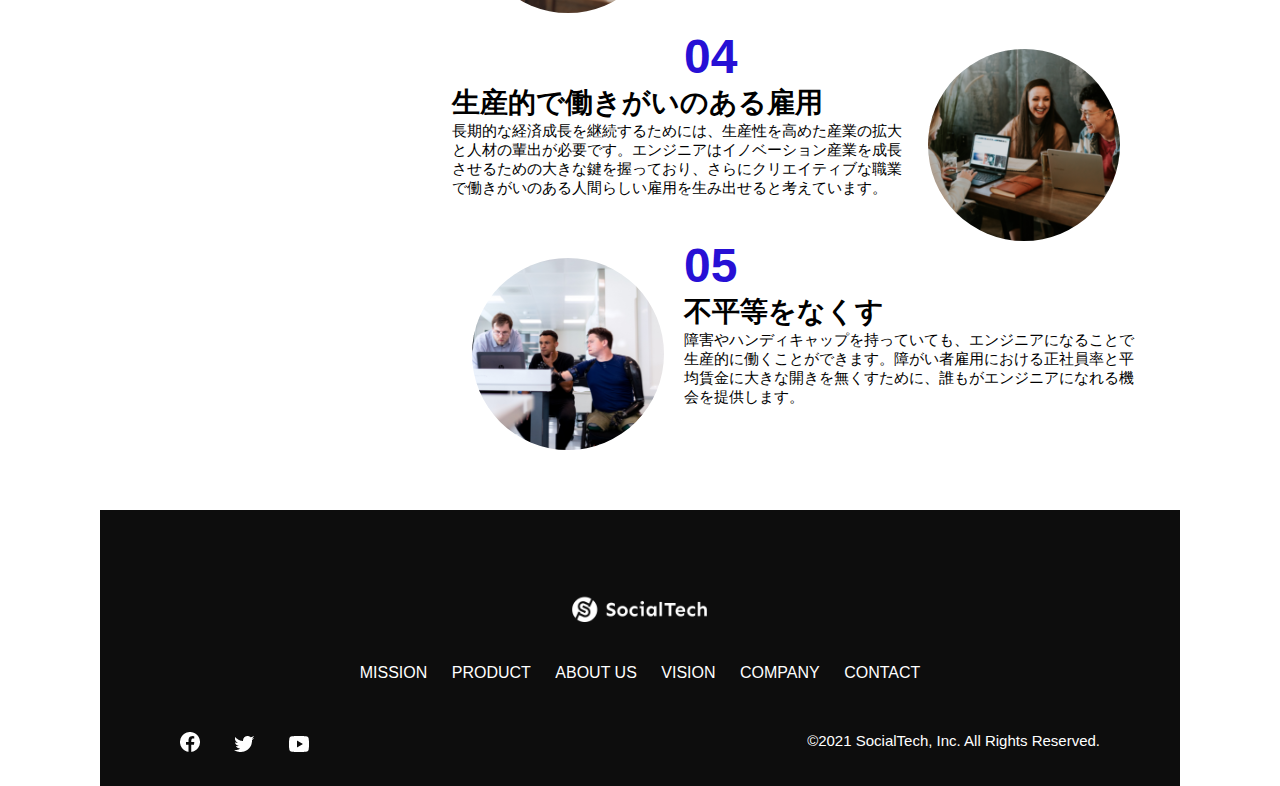
<file: mission.html>
<!DOCTYPE html>
<html lang="ja">
  <head>
    <title>SocialTech - MISSION ミッション -</title>
    <meta charset="UTF-8">
    <meta name="description" content="SocialTechが目指す5つの目標（S2DGs）を紹介します">
    <meta name="viewport" content="width=device-width, initial-scale=1.0">
    <link rel="stylesheet" href="style.css">
  </head>

  <body>
    <!-- ヘッダー -->
    <header>
      <!-- ロゴ -->
      <a href="index.html" id="logo">
        <img src="images/logo.png" alt="トップページに戻る">
      </a>

      <!-- PC用ナビゲーション -->
      <nav id="nav-pc">
        <ul>
          <li><a href="mission.html">MISSION</a></li>
          <li><a href="product.html">PRODUCT</a></li>
          <li><a href="index.html#aboutus">ABOUT US</a></li>
          <li><a href="index.html#vision">VISION</a></li>
          <li><a href="index.html#company">COMPANY</a></li>
          <li><a href="index.html#contact">CONTACT</a></li>
        </ul>
      </nav>

      <!-- スマホ用メニューボタン -->
      <button id="menu-sp" onclick="document.getElementById('nav-sp').style.display = 'block'">
        <img src="images/button-menu.png" alt="ナビゲーションを開く">
      </button>

      <!-- スマホ用ナビゲーション -->
      <div id="nav-sp">
        <button id="close" onclick="document.getElementById('nav-sp').style.display = 'none'">
          <img src="images/button-close.png" alt="ナビゲーションを閉じる">
        </button>

        <nav>
          <ul>
            <li>
              <a id="logo-sp" href="index.html" onclick="document.getElementById('nav-sp').style.display = 'none'"><img src="images/logo-sp.png" alt="トップページに戻る"></a>
            </li>
            <li><a class="menu" href="mission.html" onclick="document.getElementById('nav-sp').style.display = 'none'">MISSION</a></li>
            <li><a class="menu" href="product.html" onclick="document.getElementById('nav-sp').style.display = 'none'">PRODUCT</a></li>
            <li><a class="menu" href="index.html#aboutus" onclick="document.getElementById('nav-sp').style.display = 'none'">ABOUT US</a></li>
            <li><a class="menu" href="index.html#vision" onclick="document.getElementById('nav-sp').style.display = 'none'">VISION</a></li>
            <li><a class="menu" href="index.html#company" onclick="document.getElementById('nav-sp').style.display = 'none'">COMPANY</a></li>
            <li><a class="menu" href="index.html#contact" onclick="document.getElementById('nav-sp').style.display = 'none'">CONTACT</a></li>
          </ul>
        </nav>
        <div id="sns">
          <a href="https://www.facebook.com/sejuku2013">
            <img src="images/button-facebook.png" alt="Facebookのリンク">
          </a>
          <a href="https://twitter.com/samuraijuku">
            <img src="images/button-twitter.png" alt="Twitterのリンク">
          </a>
          <a href="https://www.youtube.com/channel/UCCFOQO5aDK0xXam4cUQXT8g">
            <img src="images/button-youtube.png" alt="YouTubeのリンク">
          </a>
        </div>
      </div>

    </header>

    <main>
      <article>
        <section id="mission-main">
          <div class="mission-main-inner">
            <div id="mission-title">
              <h1>MISSION<br><span>ミッション</span></h1>
              <p>TOP > MISSION</p>
            </div>
          </div>
        </section>

        <section id="mission-s2dgs">
          <h2 class="mission-h2">S2DGsの実現</h2>
          <p>国連の掲げる大中小169個の目標「SDGs」のうち、以下の5つの大目標の実現をミッションとします。</p>
          <img src="images/mission/mission-s2dgs.png" alt="S2DGs">
        </section>

        <section id="mission-five-goals">
          <div class="five-goals-image">
            <img src="images/mission/mission-5goals.png" alt="5Goals">
          </div>
          <div class="five-goals-read">
            <div>
              <img class="fivegoals-image-left" src="images/mission/mission-5goals01.png" alt="PCを操作する女の子">
              <span class="fivegoals-number">01</span>
              <h3 class="fivegoals-h3">貧困をなくそう</h3>
              <p class="fivegoals-p">平均年収の高いエンジニアになることを支援し、相対的貧困を抜け出す社会人を増やしていきます。さらに、技能取得や職業訓練の機会を得られない貧困家庭の子供にもIT教育を提供し「貧困の連鎖」を食い止めることを目指します。</p>
            </div>
            <div>
              <img class="fivegoals-image-right" src="images/mission/mission-5goals02.png" alt="PCを見つめる小さい女の子">
              <span class="fivegoals-number">02</span>
              <h3 class="fivegoals-h3">質の高い教育をみんなに</h3>
              <p class="fivegoals-p">手頃な価格で質の高い技術・職業教育の提供を行い、誰もがエンジニアになれるための教育プラットフォームを目指します。子供向けSTEAM教育を提供し、グローバル社会やAI時代に適応して世界で通用する価値の高い人材を育成します。</p>
            </div>
            <div>
              <img class="fivegoals-image-left" src="images/mission/mission-5goals03.png" alt="PCを操作する女性">
              <span class="fivegoals-number">03</span>
              <h3 class="fivegoals-h3">ジェンダー平等の実現</h3>
              <p class="fivegoals-p">女性エンジニアを輩出することは、ジェンダーギャップ指数の経済、教育分野に影響を与えると考えています。女性エンジニアを増やすことで、ライフイベントが多い女性の社会進出を促す機会の創出やシングルマザーの貧困解消をし、男女格差の無い、健全な社会を目指します。</p>
            </div>
            <div>
              <img class="fivegoals-image-right" src="images/mission/mission-5goals04.png" alt="笑顔で話し合う3人の男女">
              <span class="fivegoals-number">04</span>
              <h3 class="fivegoals-h3">生産的で働きがいのある雇用</h3>
              <p class="fivegoals-p">長期的な経済成長を継続するためには、生産性を高めた産業の拡大と人材の輩出が必要です。エンジニアはイノベーション産業を成長させるための大きな鍵を握っており、さらにクリエイティブな職業で働きがいのある人間らしい雇用を生み出せると考えています。</p>
            </div>
            <div>
              <img class="fivegoals-image-left" src="images/mission/mission-5goals05.png" alt="障害を持つ男性が生き生きと働く様子">
              <span class="fivegoals-number">05</span>
              <h3 class="fivegoals-h3">不平等をなくす</h3>
              <p class="fivegoals-p">障害やハンディキャップを持っていても、エンジニアになることで生産的に働くことができます。障がい者雇用における正社員率と平均賃金に大きな開きを無くすために、誰もがエンジニアになれる機会を提供します。</p>
            </div>
          </div>
        </section>

      </article>
    </main>

    <footer>
      <div id="footer-logo">
        <img src="images/logo-sp.png" alt="SocialTech">
      </div>
      <div id="footer-link">
        <a href="mission.html">MISSION</a>
        <a href="product.html">PRODUCT</a>
        <a href="index.html#aboutus">ABOUT US</a>
        <a href="index.html#vision">VISION</a>
        <a href="index.html#company">COMPANY</a>
        <a href="index.html#contact">CONTACT</a>
      </div>
      <div id="sns-footer">
        <div class="sns-btns">
          <a href="https://www.facebook.com/sejuku2013"><img src="images/button-facebook.png" alt="Facebookのリンク"></a>
          <a href="https://twitter.com/samuraijuku"><img src="images/button-twitter.png" alt="Twitterのリンク"></a>
          <a href="https://www.youtube.com/channel/UCCFOQO5aDK0xXam4cUQXT8g"><img src="images/button-youtube.png" alt="YouTubeのリンク"></a>
        </div>
        <p id="copyright">&copy;2021 SocialTech, Inc. All Rights Reserved.</p>
      </div>
    </footer>

  </body>
</html>
</file>
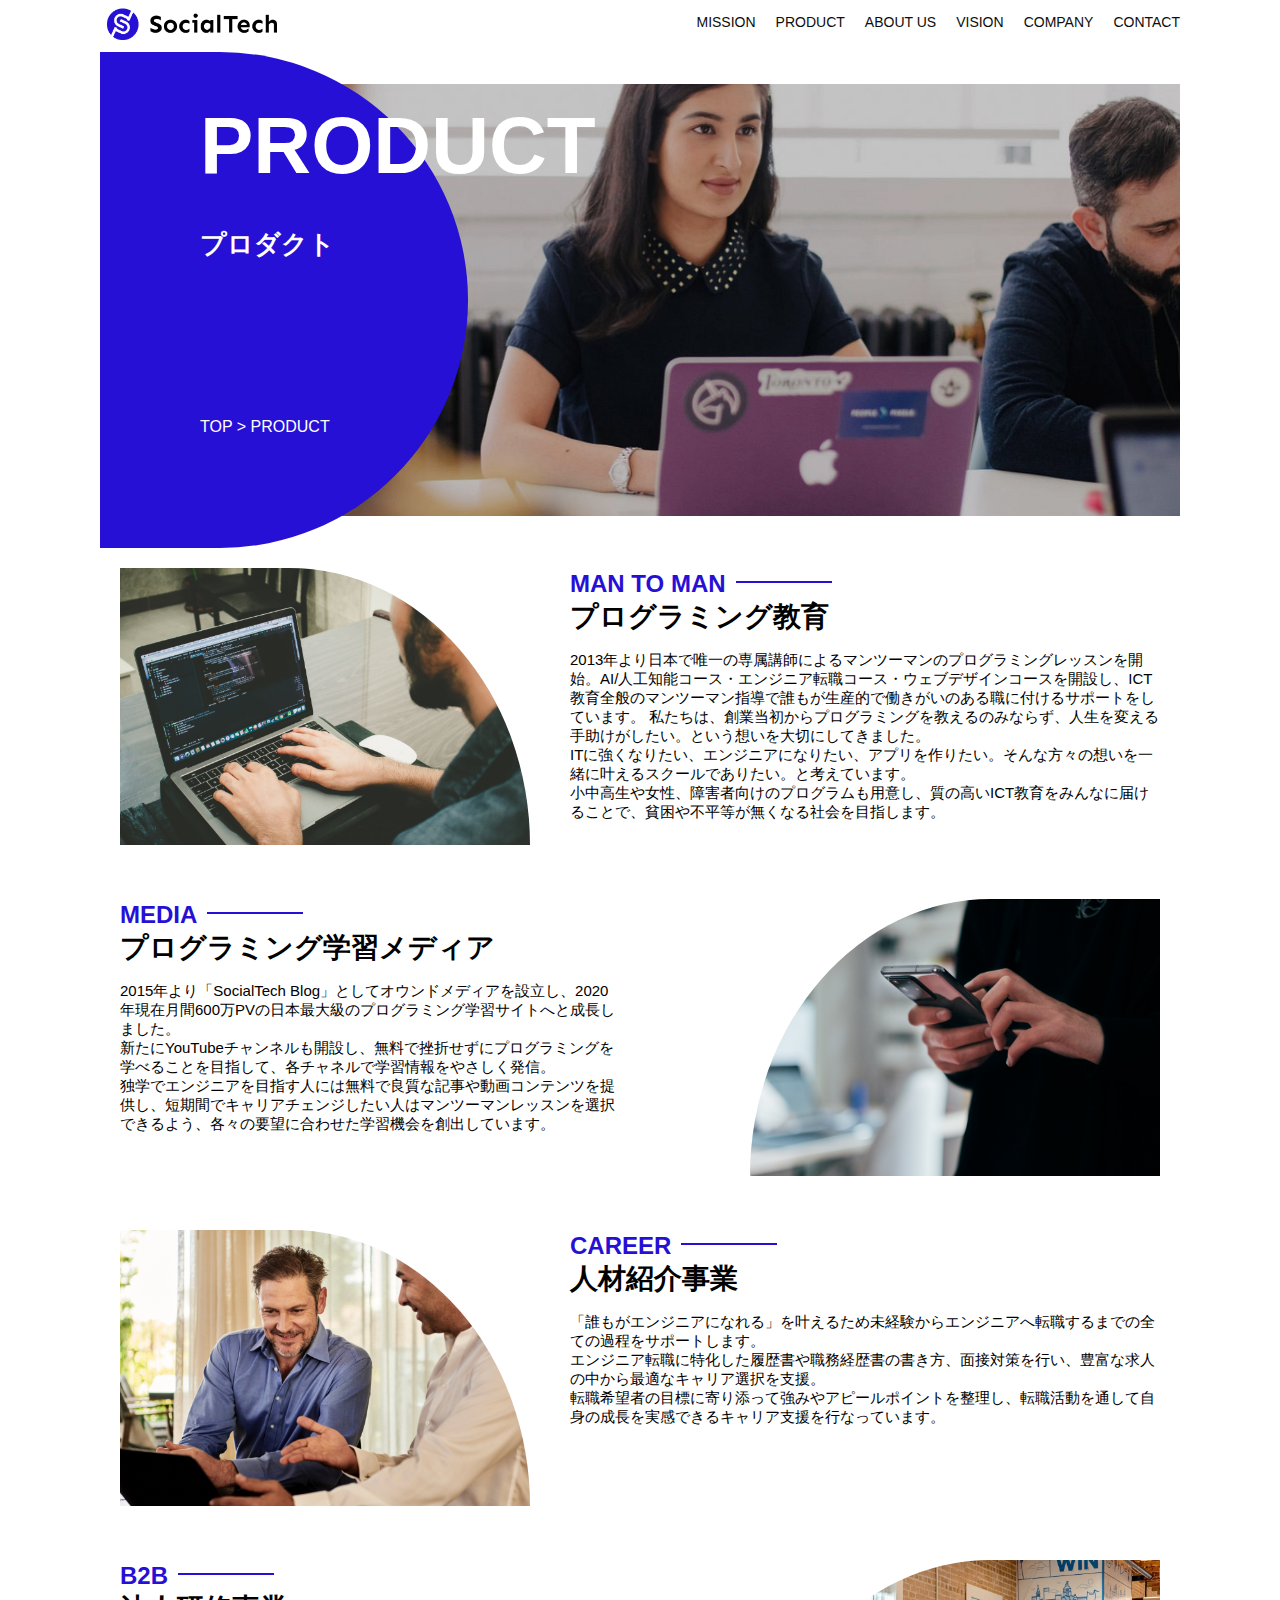
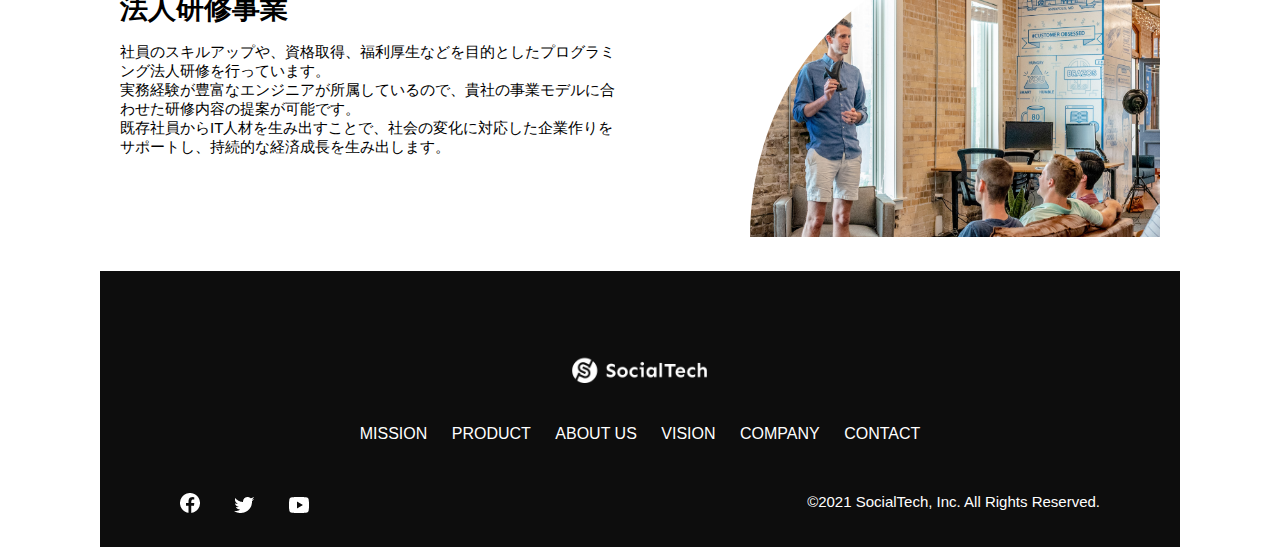
<file: product.html>
<!DOCTYPE html>
<html lang="ja">
  <head>
    <title>SocialTech -PRODUCT プロダクト-</title>
    <meta charset="UTF-8">
    <meta name="description" content="SocialTechの4つのプロダクトを紹介します">
    <meta name="viewport" content="width=device-width, initial-scale=1.0">
    <link rel="stylesheet" href="style.css">
  </head>

  <body>
    <!-- ヘッダー -->
    <header>
      <!-- ロゴ -->
      <a href="index.html" id="logo">
        <img src="images/logo.png" alt="トップページに戻る">
      </a>

      <!-- PC用ナビゲーション -->
      <nav id="nav-pc">
        <ul>
          <li><a href="mission.html">MISSION</a></li>
          <li><a href="product.html">PRODUCT</a></li>
          <li><a href="index.html#aboutus">ABOUT US</a></li>
          <li><a href="index.html#vision">VISION</a></li>
          <li><a href="index.html#company">COMPANY</a></li>
          <li><a href="index.html#contact">CONTACT</a></li>
        </ul>
      </nav>

      <!-- スマホ用メニューボタン -->
      <button id="menu-sp" onclick="document.getElementById('nav-sp').style.display = 'block'">
        <img src="images/button-menu.png" alt="ナビゲーションを開く">
      </button>

      <!-- スマホ用ナビゲーション -->
      <div id="nav-sp">
        <button id="close" onclick="document.getElementById('nav-sp').style.display = 'none'">
          <img src="images/button-close.png" alt="ナビゲーションを閉じる">
        </button>

        <nav>
          <ul>
            <li>
              <a id="logo-sp" href="index.html" onclick="document.getElementById('nav-sp').style.display = 'none'"><img src="images/logo-sp.png" alt="トップページに戻る"></a>
            </li>
            <li><a class="menu" href="mission.html" onclick="document.getElementById('nav-sp').style.display = 'none'">MISSION</a></li>
            <li><a class="menu" href="product.html" onclick="document.getElementById('nav-sp').style.display = 'none'">PRODUCT</a></li>
            <li><a class="menu" href="index.html#aboutus" onclick="document.getElementById('nav-sp').style.display = 'none'">ABOUT US</a></li>
            <li><a class="menu" href="index.html#vision" onclick="document.getElementById('nav-sp').style.display = 'none'">VISION</a></li>
            <li><a class="menu" href="index.html#company" onclick="document.getElementById('nav-sp').style.display = 'none'">COMPANY</a></li>
            <li><a class="menu" href="index.html#contact" onclick="document.getElementById('nav-sp').style.display = 'none'">CONTACT</a></li>
          </ul>
        </nav>
        <div id="sns">
          <a href="https://www.facebook.com/sejuku2013">
            <img src="images/button-facebook.png" alt="Facebookのリンク">
          </a>
          <a href="https://twitter.com/samuraijuku">
            <img src="images/button-twitter.png" alt="Twitterのリンク">
          </a>
          <a href="https://www.youtube.com/channel/UCCFOQO5aDK0xXam4cUQXT8g">
            <img src="images/button-youtube.png" alt="YouTubeのリンク">
          </a>
        </div>
      </div>
    </header>

    <main>
      <article>
        <section id="product-main">
          <div class="product-main-inner">
            <div id="product-title">
              <h1>PRODUCT<br><span>プロダクト</span></h1>
              <p>TOP > PRODUCT</p>
            </div>
          </div>
        </section>

        <section class="product-section product-section-left">
          <div class="product-section-img">
            <img src="images/product/product-mantoman.png" alt="PCでコードを書く男性">
          </div>
          <div class="product-read">
            <h2 class="product-h2">MAN TO MAN</h2>
            <h3 class="product-h3">プログラミング教育</h3>
            <p>
              2013年より日本で唯一の専属講師によるマンツーマンのプログラミングレッスンを開始。AI/人工知能コース・エンジニア転職コース・ウェブデザインコースを開設し、ICT教育全般のマンツーマン指導で誰もが生産的で働きがいのある職に付けるサポートをしています。 私たちは、創業当初からプログラミングを教えるのみならず、人生を変える手助けがしたい。という想いを大切にしてきました。<br>ITに強くなりたい、エンジニアになりたい、アプリを作りたい。そんな方々の想いを一緒に叶えるスクールでありたい。と考えています。<br>小中高生や女性、障害者向けのプログラムも用意し、質の高いICT教育をみんなに届けることで、貧困や不平等が無くなる社会を目指します。
            </p>
          </div>
        </section>

        <section class="product-section product-section-right">
          <div class="product-read">
            <h2 class="product-h2">MEDIA</h2>
            <h3 class="product-h3">プログラミング学習メディア</h3>
            <p>2015年より「SocialTech Blog」としてオウンドメディアを設立し、2020年現在月間600万PVの日本最大級のプログラミング学習サイトへと成長しました。<br>新たにYouTubeチャンネルも開設し、無料で挫折せずにプログラミングを学べることを目指して、各チャネルで学習情報をやさしく発信。<br>独学でエンジニアを目指す人には無料で良質な記事や動画コンテンツを提供し、短期間でキャリアチェンジしたい人はマンツーマンレッスンを選択できるよう、各々の要望に合わせた学習機会を創出しています。</p>
          </div>
          <div class="product-section-img">
            <img src="images/product/product-media.png" alt="スマートフォンを操作する人">
          </div>
        </section>

        <section class="product-section product-section-left">
          <div class="product-section-img">
            <img src="images/product/product-career.png" alt="笑顔で話し合う2人の男性">
          </div>
          <div class="product-read">
            <h2 class="product-h2">CAREER</h2>
            <h3 class="product-h3">人材紹介事業</h3>
            <p>「誰もがエンジニアになれる」を叶えるため未経験からエンジニアへ転職するまでの全ての過程をサポートします。<br>エンジニア転職に特化した履歴書や職務経歴書の書き方、面接対策を行い、豊富な求人の中から最適なキャリア選択を支援。<br>転職希望者の目標に寄り添って強みやアピールポイントを整理し、転職活動を通して自身の成長を実感できるキャリア支援を行なっています。<br></p>
          </div>
        </section>

        <section class="product-section product-section-right">
          <div class="product-read">
            <h2 class="product-h2">B2B</h2>
            <h3 class="product-h3">法人研修事業</h3>
            <p>社員のスキルアップや、資格取得、福利厚生などを目的としたプログラミング法人研修を行っています。<br>実務経験が豊富なエンジニアが所属しているので、貴社の事業モデルに合わせた研修内容の提案が可能です。<br>既存社員からIT人材を生み出すことで、社会の変化に対応した企業作りをサポートし、持続的な経済成長を生み出します。</p>
          </div>
          <div class="product-section-img">
            <img src="images/product/product-b2b.png" alt="講演中の男性とそれを聴く人々">
          </div>
        </section>

      </article>
    </main>

    <footer>
      <div id="footer-logo">
        <img src="images/logo-sp.png" alt="SocialTech">
      </div>
      <div id="footer-link">
        <a href="mission.html">MISSION</a>
        <a href="product.html">PRODUCT</a>
        <a href="index.html#aboutus">ABOUT US</a>
        <a href="index.html#vision">VISION</a>
        <a href="index.html#company">COMPANY</a>
        <a href="index.html#contact">CONTACT</a>
      </div>
      <div id="sns-footer">
        <div class="sns-btns">
          <a href="https://www.facebook.com/sejuku2013"><img src="images/button-facebook.png" alt="Facebookのリンク"></a>
          <a href="https://twitter.com/samuraijuku"><img src="images/button-twitter.png" alt="Twitterのリンク"></a>
          <a href="https://www.youtube.com/channel/UCCFOQO5aDK0xXam4cUQXT8g"><img src="images/button-youtube.png" alt="YouTubeのリンク"></a>
        </div>
        <p id="copyright">&copy;2021 SocialTech, Inc. All Rights Reserved.</p>
      </div>
    </footer>
    
  </body>
</html>
</file>
<file: style.css>
/* PC、スマホ共通スタイル */
* {
  box-sizing: border-box;
}

p {
  font-size: 15px;
}

body {
  max-width: 1080px;
  margin: 0 auto;
  font-family: "Source Sans Pro", "Hiragino Kaku Gothic ProN", Meiryo, Arial, sans-serif;
}

/* ヘッダー */
header {
  display: flex;
    justify-content: space-between;
}

/* ナビゲーションのレイアウト */
#nav-pc {
  font-size: 14px;
}

#nav-pc ul {
  display: flex;
  padding-left: 0;
}

#nav-pc li {
  list-style: none;
}

/* ナビゲーションのリンクの装飾設定 */
#nav-pc a {
  text-decoration: none;
  margin-left: 20px;
  color: #0d0d0d;
}

#nav-pc a:hover {
  text-decoration: underline;
}

/* スマホ用ナビを非表示 */
#nav-sp,
#menu-sp {
  display: none;
}

/* メインビジュアル*/
#main-visual {
  position: relative;
  height: 470px;
}

#main-message {
  position: absolute;
    top: 0;
    left: 0;
  background-color: #2710d5;
  color: #ffffff;
  border-radius: 0 0 476px 0;
  max-width: 620px;
  width: 100%;
  height: 100%;
  z-index: 11;
}

#main-message > h1 {
  font-size: 60px;
  margin: 100px 0 0 50px;
}

#main-message > p {
  font-size: 28px;
  margin: 0 0 0 50px;
}

#main-visual > img {
  max-width: 620px;
  border-radius: 476px 0 0 0;
  position: absolute;
    top: 0;
    right: 0;
  z-index: 10;
}

/* 見出し */
h2 {
  margin: 40px 0 0 0;
}

h2::after {
  content: url("images/line.png");
  margin-left: 10px;
}

h3 {
  font-size: 27px;
}

/* ミッション */
#mission {
  margin: 80px auto;
}

#mission-flex {
  display: flex;
}

#mission-flex > div {
  width: 50%;
  margin: 20px;
}

#mission-photo {
  width: 100%;
}

#s2dgs {
  width: 100%;
  margin-top: 50px;
}

/* プロダクト */
#product {
  background-color: #fafafa;
  margin: 80px 0;
  padding: 10px 40px 0 40px;
}

/* 外枠 */
#product .product-flex {
  margin-top: 40px;
  display: flex;
}

/* 左のカラム */
#product-left {
  width: 50%;
  margin-right: 20px;
}

/* 右のカラム */
#product-right {
  width: 50%;
  margin-left: 20px;
  margin-top: 80px;
}

/* 画像＋説明の枠 */
#product-left > div {
  position: relative;
  height: 480px;
  margin-right: 20px;
}

#product-right > div {
  position: relative;
  height: 480px;
  margin-left: 20px;
}

/* 画像 */
.product-photo {
  width: 100%;
}

/* 説明文の枠 */
.product-explain {
  background-color: #ffffff;
  position: absolute;
    left: 0;
    bottom: 50px;
  margin: 0 40px;
  padding: 20px;
  box-shadow: 5px 5px 10px rgba(0, 0, 0, 0.05);
}

/* 説明文の英語 */
.product-explain > span {
  color: #2710d5;
  font-weight: bold;
  font-size: 16px;
  margin: 0;
}

/* 説明文の見出し */
.product-explain > h3 {
  margin: 5px 0;
}

/* 説明文 */
.product-explain > p {
  font-size: 14px;
  margin: 0;
}

/* もっと見るボタン */
#product-more {
  text-align: center;
}

#product-more a {
  position: relative;
    bottom: -42px;
}

/* ABOUT US */
#aboutus {
  margin: 80px auto;
}

/* 3つの組織文化と写真を入れる枠 */
#aboutus > div {
  display: flex;
}

/* 画像 */
.culture-img {
  width: 50%;
  align-self: flex-start;
}

.culture-img2 {
  margin-top: 50px;
  width: 100%;
}

/* 3つの組織文化の表 */
.culture-table {
  margin-right: 50px;
}

/* 番号 */
.culture-num {
  font-size: 80px;
  color: #2710d5;
  padding: 0 20px 0 0;
}

/* 見出し */
.culture-table th {
  text-align: left;
  font-size: 28px;
  font-weight: bold;
}

/* 組織文化英語 */
.culture-en {
  color: #2710d5;
  font-size: 24px;
}

/* 説明文 */
.culture-description {
  margin: 0;
}

/* ビジョン */
#vision {
  margin: 80px auto;
}

/* セクション内の外枠 */
#vision > div {
  display: flex;
  justify-content: space-between;
  flex-wrap: wrap;
}

/* 7つの行動指針の枠 */
.vision-box {
  width: 300px;
  height: 300px;
  margin-bottom: 30px;
  position: relative;
}

.vision-box > img {
  width: 100%;
  position: relative;
  z-index: 30;
}

.vision-box > div {
  position: absolute;
    top: 0;
    left: 0;
  z-index: 31;
  margin-right: 20px;
}

.vision-box > div > h4 {
  color: #2710d5;
  font-size: 19px;
  margin: 80px 0 0 0;
}

.vision-box > div > h4::first-letter {
  font-size: 40px;
}

.vision-box > div > h5 {
  font-size: 20px;
  margin: 0;
}

.vision-box > div > p {
  margin: 10px 0 0 0;
}

/* 会社概要 */
#company {
  margin: 80px auto;
}

#company-table {
  width: 100%;
}

.tableheader {
  text-align: left;
  padding: 20px;
  border-bottom-color: #2710d5;
  border-bottom-width: 1px;
  border-bottom-style: solid;
  width: 100px;
}

.tableheader-first {
  border-top-color: #2710d5;
  border-top-width: 1px;
  border-top-style: solid;
}

.cell {
  padding: 30px;
  border-bottom-color: #ececec;
  border-bottom-width: 1px;
  border-bottom-style: solid;
}

.cell-first {
  border-top-color: #ececec;
  border-top-width: 1px;
  border-top-style: solid;
}

#company > iframe {
  width: 100%;
  height: 368px;
  margin-top: 40px;
}

/* お問い合わせ */
#contact {
  margin: 80px auto;
}

/* 外枠 */
#contact > form > div {
  display: flex;
  flex-direction: row;
  flex-wrap: wrap;
  padding-bottom: 30px;
}

/* 左列の見出し */
.contact-heading {
  width: 240px;
  align-self: center;
}

/* 見出しのラベル */
.contact-label {
  font-weight: bold;
}

/* 必須 */
.contact-span {
  color: #ce2222;
  margin-left: 20px;
  font-weight: bold;
}

/* テキストボックス */
.contact-textbox {
  border-top: 0;
  border-left: 0;
  border-right: 0;
  border-bottom-width: 1px;
  border-bottom-color: #707070;
  border-style: solid;
  background-color: #fafafa;
  width: 400px;
  height: 56px;
}

/* お問い合わせ内容のテキストエリア */
.contact-textarea {
  border-top: 0;
  border-left: 0;
  border-right: 0;
  border-bottom-width: 1px;
  border-bottom-color: #707070;
  background-color: #fafafa;
  width: 400px;
  height: 200px;
}

/* 個人情報の取り扱い */
#contact dt {
  font-weight: bold;
}

#contact dd {
  margin: 0 0 16px 0;
}

#contact dd p {
  margin: 0;
}

#contact dd ul {
  padding-left: 0;
}

#contact dd li {
  margin-bottom: 0;
  list-style: none;
}

/* フッター */
footer {
  background-color: #0d0d0d;
  text-align: center;
  padding: 80px 80px 30px 80px;
}

#footer-logo {
  margin-bottom: 30px;
}

#footer-link {
  margin-bottom: 50px;
}

#footer-link > a {
  text-decoration: none;
  margin: 10px;
  color: #ffffff;
}

#footer-link > a:hover {
  text-decoration: underline;
}

#sns-footer {
  display: flex;
  justify-content: space-between;
  text-align: left;
}

#sns-footer a {
  margin-right: 30px;
}

#copyright {
  color: #ffffff;
  margin: 0;
}

/* mission.html用スタイル */
/* ミッションのメインビジュアル */
.mission-main-inner {
  background-image: url("images/mission/mission-main.png");
  background-repeat: no-repeat;
  background-position-y: center;
}

#mission-title {
  background-color: #2710d5;
  width: 368px;
  color: #ffffff;
  height: 496px;
  border-radius: 0 248px 248px 0;
  position: relative;
}

#mission-title h1 {
  position: absolute;
    top: 0;
    left: 100px;
  font-size: 80px;
  line-height: 1;
}

#mission-title h1 span {
  font-size: 26px;
}

#mission-title > p {
  position: absolute;
    top: 350px;
    left: 100px;
  font-size: 16px;
}

/* ミッションページ　S2DGsの設定 */
#mission-s2dgs {
  padding: 20px;
}

.mission-h2 {
  color: #2710d5;
  font-size: 40px;
}

.mission-h2::after {
  content: none;
}

/* ミッションページ　5つのゴールの設定 */
#mission-five-goals {
  padding: 20px;
  display: flex;
}

#mission-five-goals .five-goals-image {
  width: 30%;
  padding: 20px;
}

#mission-five-goals .five-goals-image img {
  width: 100%;
}

#mission-five-goals .five-goals-read {
  width: 70%;
  padding: 20px;
}

#mission-five-goals .five-goals-read > div {
  margin-bottom: 40px;
}

.fivegoals-image-right {
  float: right;
  margin: 20px;
}

.fivegoals-image-left {
  float: left;
  margin: 20px;
}

.fivegoals-number {
  color: #2710d5;
  font-size: 48px;
  font-weight: bold;
  margin: 0;
}

.fivegoals-h3 {
  font-size: 28px;
  margin: 0;
}

.fivegoals-p {
  margin: 0;
}

/* プロダクトページ */
.product-main-inner {
  background-image: url("images/product/product-main.png");
  background-repeat: no-repeat;
  background-position-y: center;
}

#product-title {
  background-color: #2710d5;
  width: 368px;
  color: #ffffff;
  height: 496px;
  border-radius: 0 248px 248px 0;
  position: relative;
}

#product-title h1 {
  position: absolute;
    top: 0;
    left: 100px;
  font-size: 80px;
  line-height: 1;
}

#product-title h1 span {
  font-size: 26px;
}

#product-title > p {
  position: absolute;
    top: 350px;
    left: 100px;
  font-size: 16px;
}

/* セクション */
.product-section {
  display: flex;
  padding: 20px 20px 0;
}

.product-section .product-section-img {
  width: 450px;
}

/* 左が画像のセクション */
.product-section-left .product-section-img img {
  width: 100%;
  padding: 0 40px 30px 0;
  border-radius: 0 432px 0 0;
}

.product-section-left .product-read {
  width: 50%;
  flex-grow: 1;
}

.product-section-left .product-read p {
  margin-bottom: 0;
}

/* 右が画像のセクション */
.product-section-right {
  justify-content: space-between;
}

.product-section-right .product-section-img img {
  width: 100%;
  padding: 0 0 30px 40px;
  border-radius: 432px 0 0 0;
}

.product-section-right .product-read {
  width: 500px;
}

.product-h2 {
  color: #2710d5;
  font-size: 24px;
  margin: 0;
}

.product-h3 {
  font-size: 28px;
  margin: 0;
}

/*====================
 スマートフォン用のスタイル
=====================*/

@media screen and (max-width: 767px) {
  /* PC用ナビゲーション非表示 */
  #nav-pc {
    display: none;
  }

  /* ハンバーガーメニュー */
  #menu-sp {
    display: block;
    background-color: transparent;
    float: right;
    padding: 0;
    border: none;
  }

  /* スマホ用ナビゲーションの表示切替 */
  /* 初期状態、レイアウトと非表示設定 */
  #nav-sp {
    background-color: #2710d5;
    position: fixed;
      left: 0;
      top: 0;
    width: 100%;
    height: 100%;
    display: none;
    z-index: 100;
  }

  /* xボタン */
  #close {
    position: absolute;
      top: 20px;
      right: 20px;
    background-color: transparent;
    border: none;
  }

  #nav-sp nav ul {
    padding-left: 0;
  }

  #nav-sp nav li {
    list-style: none;
  }

  /* ナビゲーションメニュー用ロゴ */
  #logo-sp {
    margin: 80px 0 30px 20px;
  }

  /* ナビゲーションのリンクの装飾設定 */
  #nav-sp nav a {
    display: block;
    color: #ffffff;
  }

  #nav-sp nav a:hover {
    text-decoration: underline;
  }

  #nav-sp .menu {
    text-decoration: none;
    margin: 0 20px;
    height: 44px;
    font-size: 16px;
    background-image: url("images/arrow.png");
    background-repeat: no-repeat;
    background-position: right top;
  }

  #sns {
    position: absolute;
      bottom: 20px;
      left: 20px;
  }

  #sns > a {
    margin-right: 30px;
  }

  /* メインビジュアル */
  #main-visual {
    position: relative;
    height: 400px;
  }

  #main-visual > div {
    text-align: center;
    height: 280px;
  }

  #main-visual h1 {
    font-size: 28px;
    margin: 90px 0 0 0;
  }

  #main-visual > div > p {
    margin: 0;
    font-size: 15px;
  }

  #main-visual > img {
    width: 100%;
    border-radius: 476px 0 0 0;
    top: auto;
    bottom: 0;
  }

  /* 見出し */
  h2 {
    margin: 15px 0;
  }

  h3 {
    font-size: 24px;
    margin: 10px 0 0 0;
  }

  /* ミッション */
  #mission {
    margin: 20px 0;
    padding: 0 20px;
  }

  #mission-flex {
    flex-direction: column;
  }

  #mission-flex > div {
    width: 100%;
    margin: 0;
  }

  /* プロダクト */
  #product {
    margin: 0;
    padding: 10px 20px 0 20px;
  }

  /* 外枠 */
  #product .product-flex {
    flex-direction: column;
    margin-top: 0;
  }

  /* 左右のカラム　スマホでは縦並び */
  #product-left,
  #product-right {
    width: 100%;
    margin: 0;
  }

  /* 画像＋説明の枠 */
  #product-left > div,
  #product-right > div {
    height: auto;
    margin: 0;
  }

  /* 説明文の枠 */
  .product-explain {
    position: relative;
    margin: 0;
  }

  .product-explain > h3 {
    margin: 10px 0;
    font-size: 24px;
  }

  /* もっと見るボタン */
  #product-more {
    text-align: left;
  }

  /* ABOUT US */
  #aboutus {
    margin: 80px 20px;
  }

  #aboutus > div {
    flex-direction: column;
  }

  .culture-table th {
    font-size: 16px;
  }

  .culture-table {
    margin-right: 0;
    padding-right: 20px;
    order: 2;
  }

  .culture-img {
    width: 100%;
    order: 1;
  }

  .culture-img2 {
    margin-top: 0;
  }

  .culture-num {
    padding: 0;
  }

  .culture-description {
    margin: 0;
  }

  /* ビジョン */
  #vision {
    margin: 80px 20px;
  }

  .vision-box > img {
    position: absolute;
      top: 0;
      left: 0;
  }

  .vision-box > div > h4 {
    margin: 60px 0 0 0 ;
  }

  /* 会社概要 */
  #company {
    margin: 0 20px;
  }

  #company > h3 {
    margin-bottom: 20px;
  }

  .tableheader {
    width: 50px;
  }

  .cell {
    padding: 20px;
  }

  #company > iframe {
    height: 240px;
  }

  /* お問い合わせ */
  #contact {
    margin: 80px 20px;
  }

  #contact > h3 {
    margin-bottom: 20px;
  }

  #contact > form > div {
    flex-direction: column;
    margin-bottom: 20px;
  }

  .contact-heading {
    align-self: auto;
    margin-bottom: 20px;
  }

  .contact-textbox {
    min-width: 300px;
    width: 100%;
  }

  .contact-textarea {
    height: 150px;
    width: 100%;
  }

  .radiobutton {
    margin-bottom: 20px;
  }

  /* フッター */
  footer {
    padding: 30px 20px 50px 20px;
    text-align: left;
  }

  #footer-link > a {
    margin: 0 20px 30px 0;
    display: block;
    background-image: url("images/arrow.png");
    background-repeat: no-repeat;
    background-position: right top;
  }

  #footer-link > a:hover {
    text-decoration: underline;
  }

  #sns-footer {
    flex-direction: column;
    justify-content: flex-start;
  }

  #copyright {
    font-size: 12px;
    margin-top: 30px;
  }

  /* mission.html用スタイル */
  /* ミッションのメインビジュアル */
  #mission-main {
    height: 256px;
    margin-top: 4%;
    position: relative;
  }

  .mission-main-inner {
    height: 80%;
    background-size: cover;
  }

  #mission-title {
    width: 136px;
    height: 256px;
    position: absolute;
      top: -10%;
  }

  #mission-title h1 {
    left: 20px;
    font-size: 40px;
  }

  #mission-title h1 span {
    font-size: 18px;
  }

  #mission-title > p {
    top: 180px;
    left: 20px;
    font-size: 13px;
  }

  /* ミッションページ　S2DGSの設定 */
  .mission-h2 {
    font-size: 38px;
    margin: 0;
  }

  .mission-h2::after {
    content: none;
  }

  #mission-s2dgs > img {
    width: 100%;
  }

  /* ミッションページ　5つのゴールの設定 */
  #mission-five-goals {
    flex-direction: column;
  }

  #mission-five-goals > div {
    padding: 0;
  }

  #mission-five-goals .five-goals-image,
  #mission-five-goals .five-goals-read {
    width: 100%;
    padding: 0;
  }

  #mission-five-goals .five-goals-read > div {
    display: flex;
    flex-direction: column;
  }

  .fivegoals-image-right,
  .fivegoals-image-left {
    align-self: center;
  }

  /* プロダクトページ */
  #product-main {
    height: 256px;
    margin-top: 4%;
    position: relative;
  }

  .product-main-inner {
    height: 80%;
    background-size: cover;
  }

  #product-title {
    width: 136px;
    height: 256px;
    position: absolute;
      top: -10%;
  }

  #product-title h1 {
    left: 20px;
    font-size: 40px;
  }

  #product-title h1 span {
    font-size: 18px;
  }

  #product-title > p {
    top: 180px;
    left: 20px;
    font-size: 13px;
  }

  /* PRODUCTセクション */
  .product-section {
    flex-direction: column;
  }

  .product-section .product-section-img {
    width: 100%;
  }

  .product-section .product-section-img img {
    width: 100%;
    padding: 0;
  }

  .product-section-left .product-section-img img {
    border-radius: 0 300px 0 0;
  }

  .product-section-left .product-read {
    width: 100%;
    flex-grow: 1;
  }

  .product-section-right .product-section-img img {
    order: 1;
    border-radius: 300px 0 0 0;
  }

  .product-section-right .product-read {
    order: 2;
    width: 100%;
  }

}
</file>
<file: kadai_tutorial_output/style.css>
/* PC、スマホ共通スタイル */
* {
  box-sizing: border-box;
}

p {
  font-size: 15px;
}

body {
  max-width: 1080px;
  margin: 0 auto;
  font-family: "Source Sans Pro", "Hiragino Kaku Gothic ProN", Meiryo, Arial, sans-serif;
}

/* ヘッダー */
header {
  display: flex;
    justify-content: space-between;
}

/* ナビゲーションのレイアウト */
#nav-pc {
  font-size: 14px;
}

#nav-pc ul {
  display: flex;
  padding-left: 0;
}

#nav-pc li {
  list-style: none;
}

/* ナビゲーションのリンクの装飾設定 */
#nav-pc a {
  text-decoration: none;
  margin-left: 20px;
  color: #0d0d0d;
}

#nav-pc a:hover {
  text-decoration: underline;
}

/* スマホ用ナビを非表示 */
#nav-sp,
#menu-sp {
  display: none;
}

/* メインビジュアル*/
#main-visual {
  position: relative;
  height: 470px;
}

#main-message {
  position: absolute;
    top: 0;
    left: 0;
  background-color: #2710d5;
  color: #ffffff;
  border-radius: 0 0 476px 0;
  max-width: 620px;
  width: 100%;
  height: 100%;
  z-index: 11;
}

#main-message > h1 {
  font-size: 60px;
  margin: 100px 0 0 50px;
}

#main-message > p {
  font-size: 28px;
  margin: 0 0 0 50px;
}

#main-visual > img {
  max-width: 620px;
  border-radius: 476px 0 0 0;
  position: absolute;
    top: 0;
    right: 0;
  z-index: 10;
}

/* 見出し */
h2 {
  margin: 40px 0 0 0;
}

h2::after {
  content: url("images/line.png");
  margin-left: 10px;
}

h3 {
  font-size: 27px;
}

/* ミッション */
#mission {
  margin: 80px auto;
}

#mission-flex {
  display: flex;
}

#mission-flex > div {
  width: 50%;
  margin: 20px;
}

#mission-photo {
  width: 100%;
}

#s2dgs {
  width: 100%;
  margin-top: 50px;
}

/* プロダクト */
#product {
  background-color: #fafafa;
  margin: 80px 0;
  padding: 10px 40px 0 40px;
}

/* 外枠 */
#product .product-flex {
  margin-top: 40px;
  display: flex;
}

/* 左のカラム */
#product-left {
  width: 50%;
  margin-right: 20px;
}

/* 右のカラム */
#product-right {
  width: 50%;
  margin-left: 20px;
  margin-top: 80px;
}

/* 画像＋説明の枠 */
#product-left > div {
  position: relative;
  height: 480px;
  margin-right: 20px;
}

#product-right > div {
  position: relative;
  height: 480px;
  margin-left: 20px;
}

/* 画像 */
.product-photo {
  width: 100%;
}

/* 説明文の枠 */
.product-explain {
  background-color: #ffffff;
  position: absolute;
    left: 0;
    bottom: 50px;
  margin: 0 40px;
  padding: 20px;
  box-shadow: 5px 5px 10px rgba(0, 0, 0, 0.05);
}

/* 説明文の英語 */
.product-explain > span {
  color: #2710d5;
  font-weight: bold;
  font-size: 16px;
  margin: 0;
}

/* 説明文の見出し */
.product-explain > h3 {
  margin: 5px 0;
}

/* 説明文 */
.product-explain > p {
  font-size: 14px;
  margin: 0;
}

/* もっと見るボタン */
#product-more {
  text-align: center;
}

#product-more a {
  position: relative;
    bottom: -42px;
}

/* ABOUT US */
#aboutus {
  margin: 80px auto;
}

/* 3つの組織文化と写真を入れる枠 */
#aboutus > div {
  display: flex;
}

/* 画像 */
.culture-img {
  width: 50%;
  align-self: flex-start;
}

.culture-img2 {
  margin-top: 50px;
  width: 100%;
}

/* 3つの組織文化の表 */
.culture-table {
  margin-right: 50px;
}

/* 番号 */
.culture-num {
  font-size: 80px;
  color: #2710d5;
  padding: 0 20px 0 0;
}

/* 見出し */
.culture-table th {
  text-align: left;
  font-size: 28px;
  font-weight: bold;
}

/* 組織文化英語 */
.culture-en {
  color: #2710d5;
  font-size: 24px;
}

/* 説明文 */
.culture-description {
  margin: 0;
}

/* ビジョン */
#vision {
  margin: 80px auto;
}

/* セクション内の外枠 */
#vision > div {
  display: flex;
  justify-content: space-between;
  flex-wrap: wrap;
}

/* 7つの行動指針の枠 */
.vision-box {
  width: 300px;
  height: 300px;
  margin-bottom: 30px;
  position: relative;
}

.vision-box > img {
  width: 100%;
  position: relative;
  z-index: 30;
}

.vision-box > div {
  position: absolute;
    top: 0;
    left: 0;
  z-index: 31;
  margin-right: 20px;
}

.vision-box > div > h4 {
  color: #2710d5;
  font-size: 19px;
  margin: 80px 0 0 0;
}

.vision-box > div > h4::first-letter {
  font-size: 40px;
}

.vision-box > div > h5 {
  font-size: 20px;
  margin: 0;
}

.vision-box > div > p {
  margin: 10px 0 0 0;
}

/* 会社概要 */
#company {
  margin: 80px auto;
}

#company-table {
  width: 100%;
}

.tableheader {
  text-align: left;
  padding: 20px;
  border-bottom-color: #2710d5;
  border-bottom-width: 1px;
  border-bottom-style: solid;
  width: 100px;
}

.tableheader-first {
  border-top-color: #2710d5;
  border-top-width: 1px;
  border-top-style: solid;
}

.cell {
  padding: 30px;
  border-bottom-color: #ececec;
  border-bottom-width: 1px;
  border-bottom-style: solid;
}

.cell-first {
  border-top-color: #ececec;
  border-top-width: 1px;
  border-top-style: solid;
}

#company > iframe {
  width: 100%;
  height: 368px;
  margin-top: 40px;
}

/* お問い合わせ */
#contact {
  margin: 80px auto;
}

/* 外枠 */
#contact > form > div {
  display: flex;
  flex-direction: row;
  flex-wrap: wrap;
  padding-bottom: 30px;
}

/* 左列の見出し */
.contact-heading {
  width: 240px;
  align-self: center;
}

/* 見出しのラベル */
.contact-label {
  font-weight: bold;
}

/* 必須 */
.contact-span {
  color: #ce2222;
  margin-left: 20px;
  font-weight: bold;
}

/* テキストボックス */
.contact-textbox {
  border-top: 0;
  border-left: 0;
  border-right: 0;
  border-bottom-width: 1px;
  border-bottom-color: #707070;
  border-style: solid;
  background-color: #fafafa;
  width: 400px;
  height: 56px;
}

/* お問い合わせ内容のテキストエリア */
.contact-textarea {
  border-top: 0;
  border-left: 0;
  border-right: 0;
  border-bottom-width: 1px;
  border-bottom-color: #707070;
  background-color: #fafafa;
  width: 400px;
  height: 200px;
}

/* 個人情報の取り扱い */
#contact dt {
  font-weight: bold;
}

#contact dd {
  margin: 0 0 16px 0;
}

#contact dd p {
  margin: 0;
}

#contact dd ul {
  padding-left: 0;
}

#contact dd li {
  margin-bottom: 0;
  list-style: none;
}

/* フッター */
footer {
  background-color: #0d0d0d;
  text-align: center;
  padding: 80px 80px 30px 80px;
}

#footer-logo {
  margin-bottom: 30px;
}

#footer-link {
  margin-bottom: 50px;
}

#footer-link > a {
  text-decoration: none;
  margin: 10px;
  color: #ffffff;
}

#footer-link > a:hover {
  text-decoration: underline;
}

#sns-footer {
  display: flex;
  justify-content: space-between;
  text-align: left;
}

#sns-footer a {
  margin-right: 30px;
}

#copyright {
  color: #ffffff;
  margin: 0;
}

/* mission.html用スタイル */
/* ミッションのメインビジュアル */
.mission-main-inner {
  background-image: url("images/mission/mission-main.png");
  background-repeat: no-repeat;
  background-position-y: center;
}

#mission-title {
  background-color: #2710d5;
  width: 368px;
  color: #ffffff;
  height: 496px;
  border-radius: 0 248px 248px 0;
  position: relative;
}

#mission-title h1 {
  position: absolute;
    top: 0;
    left: 100px;
  font-size: 80px;
  line-height: 1;
}

#mission-title h1 span {
  font-size: 26px;
}

#mission-title > p {
  position: absolute;
    top: 350px;
    left: 100px;
  font-size: 16px;
}

/* ミッションページ　S2DGsの設定 */
#mission-s2dgs {
  padding: 20px;
}

.mission-h2 {
  color: #2710d5;
  font-size: 40px;
}

.mission-h2::after {
  content: none;
}

/* ミッションページ　5つのゴールの設定 */
#mission-five-goals {
  padding: 20px;
  display: flex;
}

#mission-five-goals .five-goals-image {
  width: 30%;
  padding: 20px;
}

#mission-five-goals .five-goals-image img {
  width: 100%;
}

#mission-five-goals .five-goals-read {
  width: 70%;
  padding: 20px;
}

#mission-five-goals .five-goals-read > div {
  margin-bottom: 40px;
}

.fivegoals-image-right {
  float: right;
  margin: 20px;
}

.fivegoals-image-left {
  float: left;
  margin: 20px;
}

.fivegoals-number {
  color: #2710d5;
  font-size: 48px;
  font-weight: bold;
  margin: 0;
}

.fivegoals-h3 {
  font-size: 28px;
  margin: 0;
}

.fivegoals-p {
  margin: 0;
}

/* プロダクトページ */
.product-main-inner {
  background-image: url("images/product/product-main.png");
  background-repeat: no-repeat;
  background-position-y: center;
}

#product-title {
  background-color: #2710d5;
  width: 368px;
  color: #ffffff;
  height: 496px;
  border-radius: 0 248px 248px 0;
  position: relative;
}

#product-title h1 {
  position: absolute;
    top: 0;
    left: 100px;
  font-size: 80px;
  line-height: 1;
}

#product-title h1 span {
  font-size: 26px;
}

#product-title > p {
  position: absolute;
    top: 350px;
    left: 100px;
  font-size: 16px;
}

/* セクション */
.product-section {
  display: flex;
  padding: 20px 20px 0;
}

.product-section .product-section-img {
  width: 450px;
}

/* 左が画像のセクション */
.product-section-left .product-section-img img {
  width: 100%;
  padding: 0 40px 30px 0;
  border-radius: 0 432px 0 0;
}

.product-section-left .product-read {
  width: 50%;
  flex-grow: 1;
}

.product-section-left .product-read p {
  margin-bottom: 0;
}

/* 右が画像のセクション */
.product-section-right {
  justify-content: space-between;
}

.product-section-right .product-section-img img {
  width: 100%;
  padding: 0 0 30px 40px;
  border-radius: 432px 0 0 0;
}

.product-section-right .product-read {
  width: 500px;
}

.product-h2 {
  color: #2710d5;
  font-size: 24px;
  margin: 0;
}

.product-h3 {
  font-size: 28px;
  margin: 0;
}

/*====================
 スマートフォン用のスタイル
=====================*/

@media screen and (max-width: 767px) {
  /* PC用ナビゲーション非表示 */
  #nav-pc {
    display: none;
  }

  /* ハンバーガーメニュー */
  #menu-sp {
    display: block;
    background-color: transparent;
    float: right;
    padding: 0;
    border: none;
  }

  /* スマホ用ナビゲーションの表示切替 */
  /* 初期状態、レイアウトと非表示設定 */
  #nav-sp {
    background-color: #2710d5;
    position: fixed;
      left: 0;
      top: 0;
    width: 100%;
    height: 100%;
    display: none;
    z-index: 100;
  }

  /* xボタン */
  #close {
    position: absolute;
      top: 20px;
      right: 20px;
    background-color: transparent;
    border: none;
  }

  #nav-sp nav ul {
    padding-left: 0;
  }

  #nav-sp nav li {
    list-style: none;
  }

  /* ナビゲーションメニュー用ロゴ */
  #logo-sp {
    margin: 80px 0 30px 20px;
  }

  /* ナビゲーションのリンクの装飾設定 */
  #nav-sp nav a {
    display: block;
    color: #ffffff;
  }

  #nav-sp nav a:hover {
    text-decoration: underline;
  }

  #nav-sp .menu {
    text-decoration: none;
    margin: 0 20px;
    height: 44px;
    font-size: 16px;
    background-image: url("images/arrow.png");
    background-repeat: no-repeat;
    background-position: right top;
  }

  #sns {
    position: absolute;
      bottom: 20px;
      left: 20px;
  }

  #sns > a {
    margin-right: 30px;
  }

  /* メインビジュアル */
  #main-visual {
    position: relative;
    height: 400px;
  }

  #main-visual > div {
    text-align: center;
    height: 280px;
  }

  #main-visual h1 {
    font-size: 28px;
    margin: 90px 0 0 0;
  }

  #main-visual > div > p {
    margin: 0;
    font-size: 15px;
  }

  #main-visual > img {
    width: 100%;
    border-radius: 476px 0 0 0;
    top: auto;
    bottom: 0;
  }

  /* 見出し */
  h2 {
    margin: 15px 0;
  }

  h3 {
    font-size: 24px;
    margin: 10px 0 0 0;
  }

  /* ミッション */
  #mission {
    margin: 20px 0;
    padding: 0 20px;
  }

  #mission-flex {
    flex-direction: column;
  }

  #mission-flex > div {
    width: 100%;
    margin: 0;
  }

  /* プロダクト */
  #product {
    margin: 0;
    padding: 10px 20px 0 20px;
  }

  /* 外枠 */
  #product .product-flex {
    flex-direction: column;
    margin-top: 0;
  }

  /* 左右のカラム　スマホでは縦並び */
  #product-left,
  #product-right {
    width: 100%;
    margin: 0;
  }

  /* 画像＋説明の枠 */
  #product-left > div,
  #product-right > div {
    height: auto;
    margin: 0;
  }

  /* 説明文の枠 */
  .product-explain {
    position: relative;
    margin: 0;
  }

  .product-explain > h3 {
    margin: 10px 0;
    font-size: 24px;
  }

  /* もっと見るボタン */
  #product-more {
    text-align: left;
  }

  /* ABOUT US */
  #aboutus {
    margin: 80px 20px;
  }

  #aboutus > div {
    flex-direction: column;
  }

  .culture-table th {
    font-size: 16px;
  }

  .culture-table {
    margin-right: 0;
    padding-right: 20px;
    order: 2;
  }

  .culture-img {
    width: 100%;
    order: 1;
  }

  .culture-img2 {
    margin-top: 0;
  }

  .culture-num {
    padding: 0;
  }

  .culture-description {
    margin: 0;
  }

  /* ビジョン */
  #vision {
    margin: 80px 20px;
  }

  .vision-box > img {
    position: absolute;
      top: 0;
      left: 0;
  }

  .vision-box > div > h4 {
    margin: 60px 0 0 0 ;
  }

  /* 会社概要 */
  #company {
    margin: 0 20px;
  }

  #company > h3 {
    margin-bottom: 20px;
  }

  .tableheader {
    width: 50px;
  }

  .cell {
    padding: 20px;
  }

  #company > iframe {
    height: 240px;
  }

  /* お問い合わせ */
  #contact {
    margin: 80px 20px;
  }

  #contact > h3 {
    margin-bottom: 20px;
  }

  #contact > form > div {
    flex-direction: column;
    margin-bottom: 20px;
  }

  .contact-heading {
    align-self: auto;
    margin-bottom: 20px;
  }

  .contact-textbox {
    min-width: 300px;
    width: 100%;
  }

  .contact-textarea {
    height: 150px;
    width: 100%;
  }

  .radiobutton {
    margin-bottom: 20px;
  }

  /* フッター */
  footer {
    padding: 30px 20px 50px 20px;
    text-align: left;
  }

  #footer-link > a {
    margin: 0 20px 30px 0;
    display: block;
    background-image: url("images/arrow.png");
    background-repeat: no-repeat;
    background-position: right top;
  }

  #footer-link > a:hover {
    text-decoration: underline;
  }

  #sns-footer {
    flex-direction: column;
    justify-content: flex-start;
  }

  #copyright {
    font-size: 12px;
    margin-top: 30px;
  }

  /* mission.html用スタイル */
  /* ミッションのメインビジュアル */
  #mission-main {
    height: 256px;
    margin-top: 4%;
    position: relative;
  }

  .mission-main-inner {
    height: 80%;
    background-size: cover;
  }

  #mission-title {
    width: 136px;
    height: 256px;
    position: absolute;
      top: -10%;
  }

  #mission-title h1 {
    left: 20px;
    font-size: 40px;
  }

  #mission-title h1 span {
    font-size: 18px;
  }

  #mission-title > p {
    top: 180px;
    left: 20px;
    font-size: 13px;
  }

  /* ミッションページ　S2DGSの設定 */
  .mission-h2 {
    font-size: 38px;
    margin: 0;
  }

  .mission-h2::after {
    content: none;
  }

  #mission-s2dgs > img {
    width: 100%;
  }

  /* ミッションページ　5つのゴールの設定 */
  #mission-five-goals {
    flex-direction: column;
  }

  #mission-five-goals > div {
    padding: 0;
  }

  #mission-five-goals .five-goals-image,
  #mission-five-goals .five-goals-read {
    width: 100%;
    padding: 0;
  }

  #mission-five-goals .five-goals-read > div {
    display: flex;
    flex-direction: column;
  }

  .fivegoals-image-right,
  .fivegoals-image-left {
    align-self: center;
  }

  /* プロダクトページ */
  #product-main {
    height: 256px;
    margin-top: 4%;
    position: relative;
  }

  .product-main-inner {
    height: 80%;
    background-size: cover;
  }

  #product-title {
    width: 136px;
    height: 256px;
    position: absolute;
      top: -10%;
  }

  #product-title h1 {
    left: 20px;
    font-size: 40px;
  }

  #product-title h1 span {
    font-size: 18px;
  }

  #product-title > p {
    top: 180px;
    left: 20px;
    font-size: 13px;
  }

  /* PRODUCTセクション */
  .product-section {
    flex-direction: column;
  }

  .product-section .product-section-img {
    width: 100%;
  }

  .product-section .product-section-img img {
    width: 100%;
    padding: 0;
  }

  .product-section-left .product-section-img img {
    border-radius: 0 300px 0 0;
  }

  .product-section-left .product-read {
    width: 100%;
    flex-grow: 1;
  }

  .product-section-right .product-section-img img {
    order: 1;
    border-radius: 300px 0 0 0;
  }

  .product-section-right .product-read {
    order: 2;
    width: 100%;
  }

}
</file>
